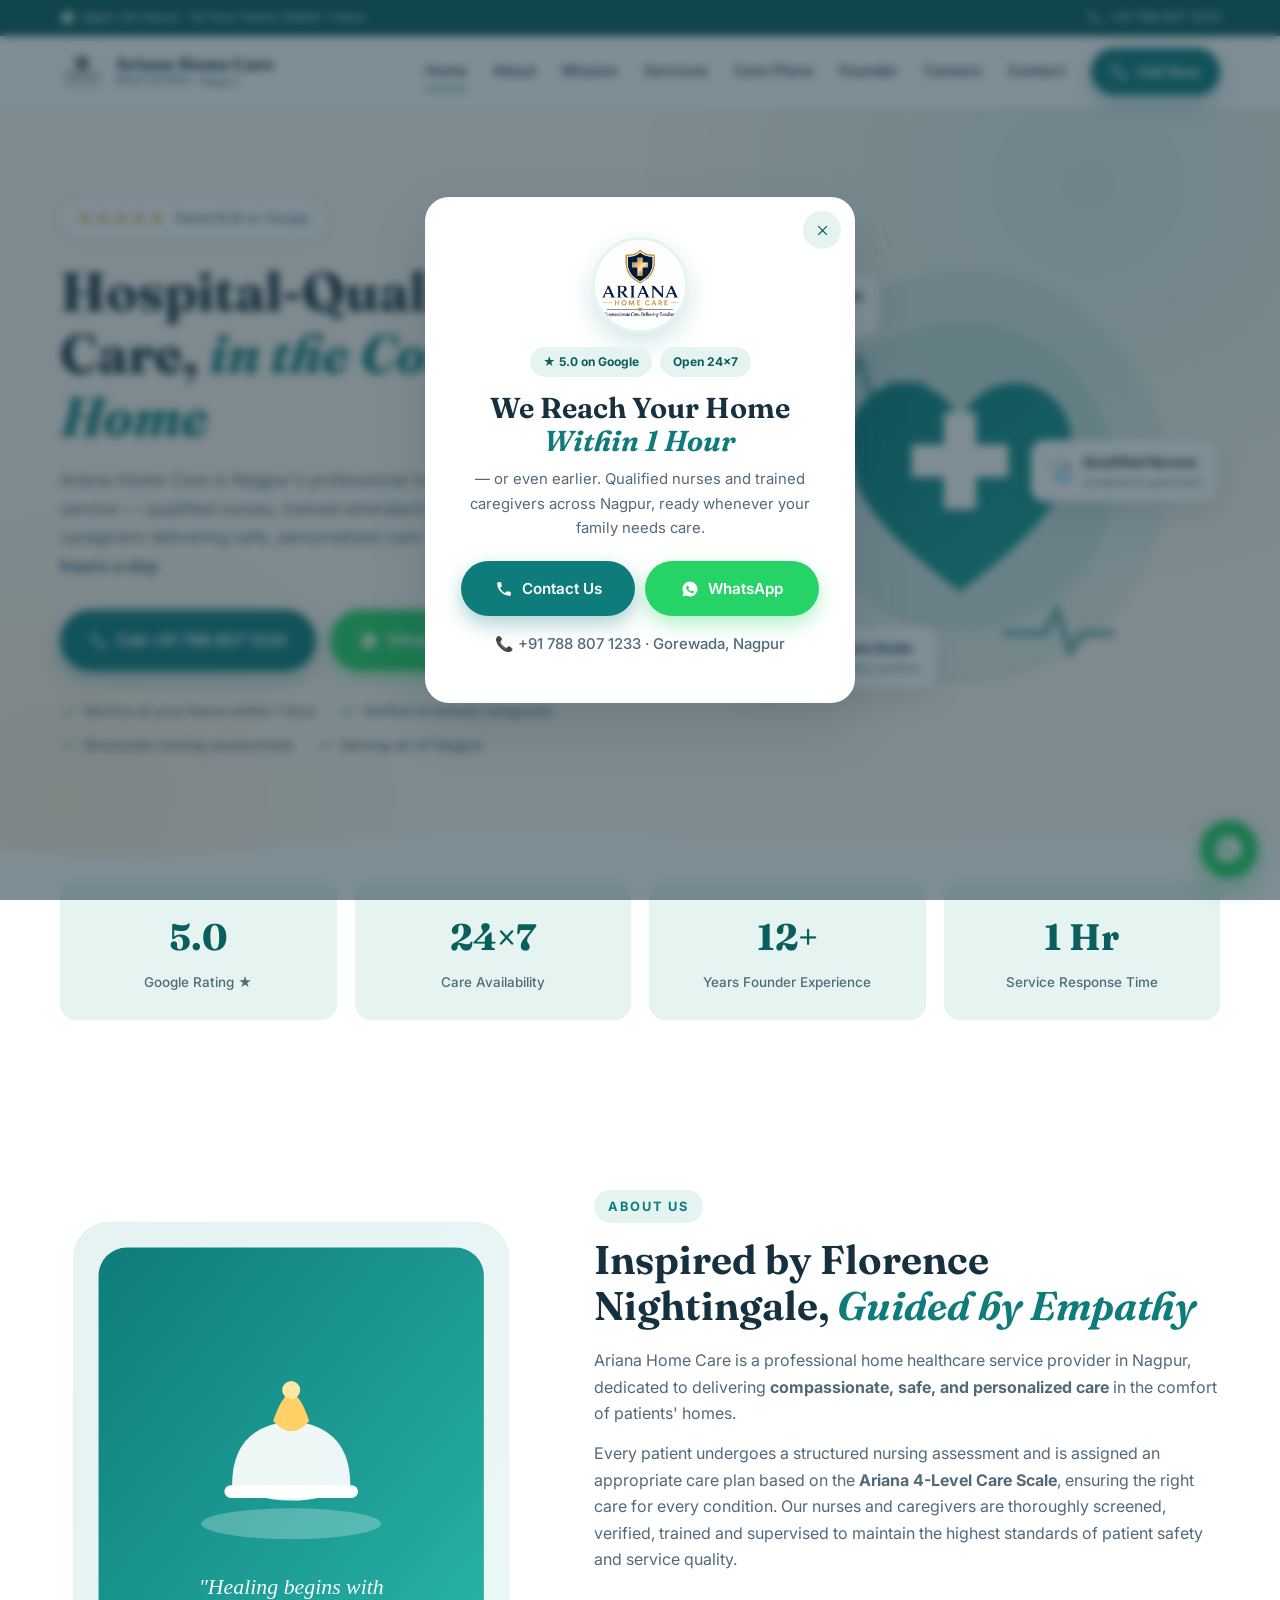
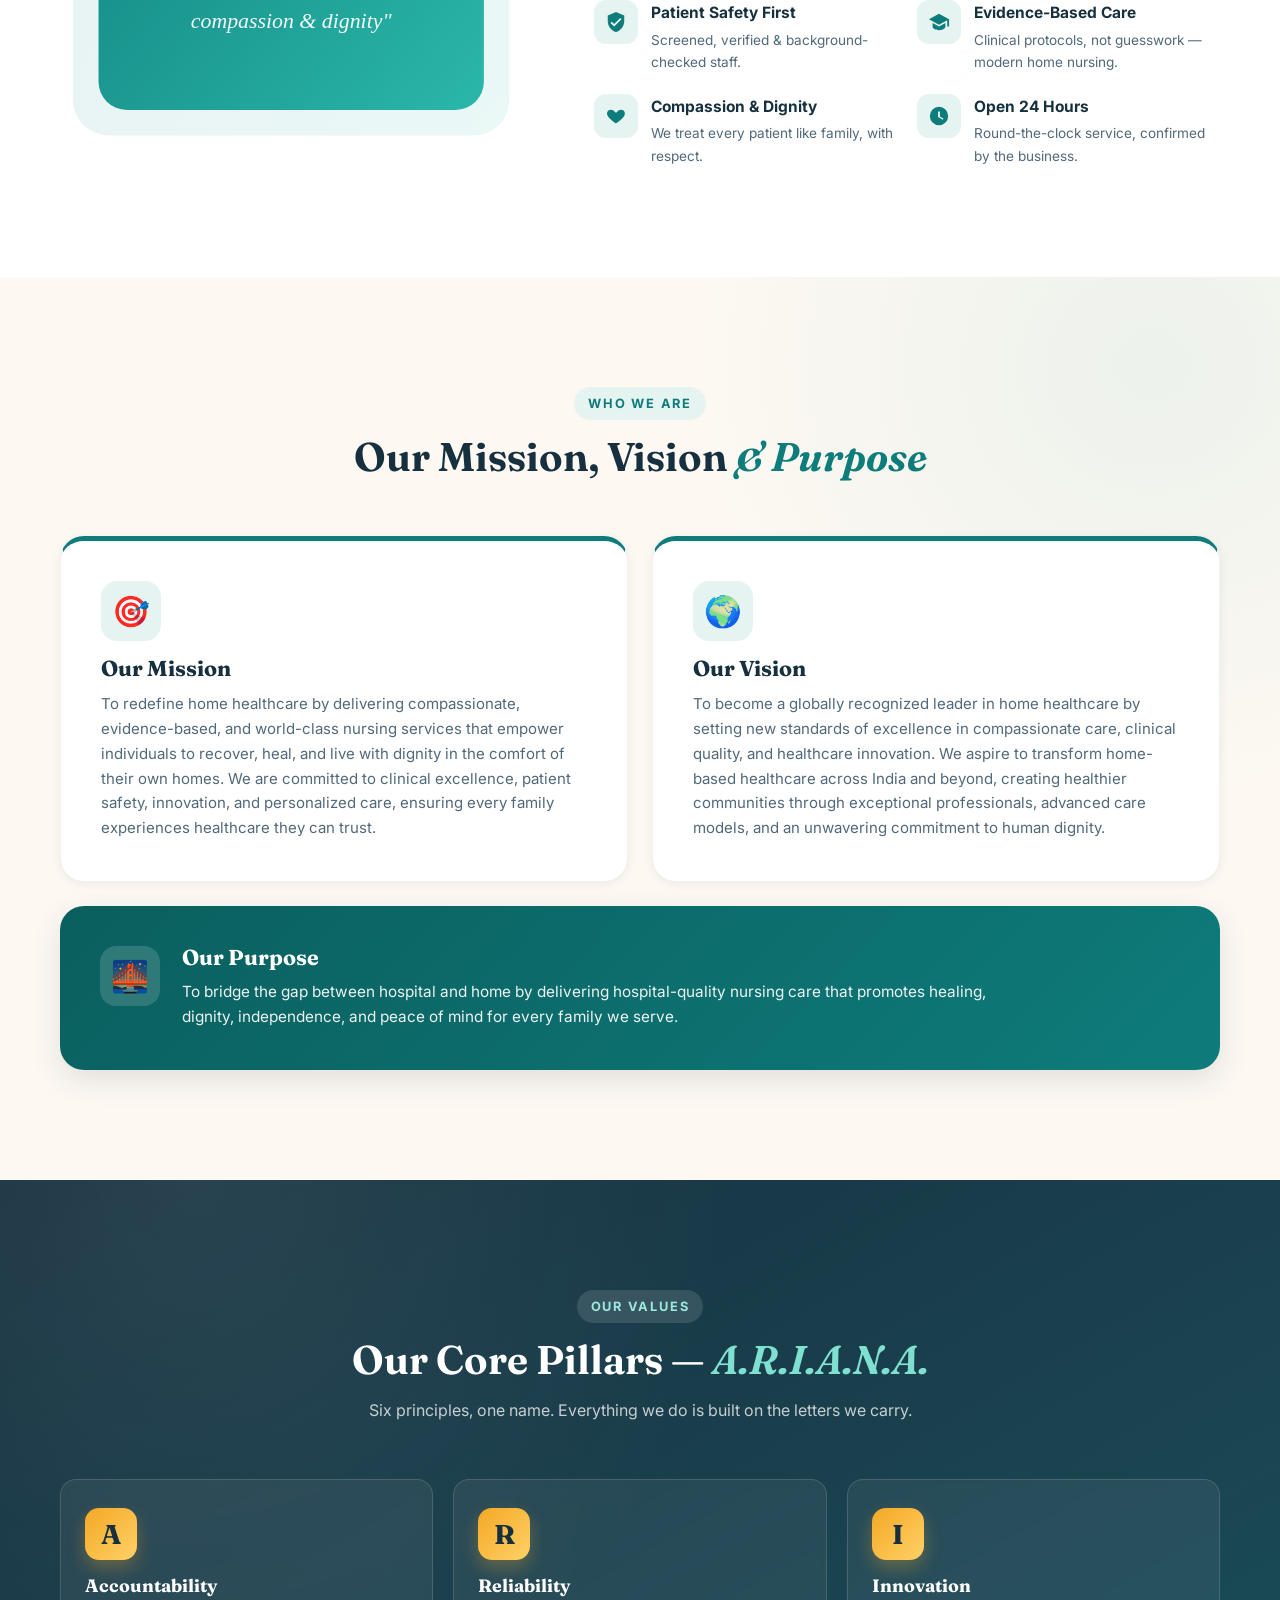
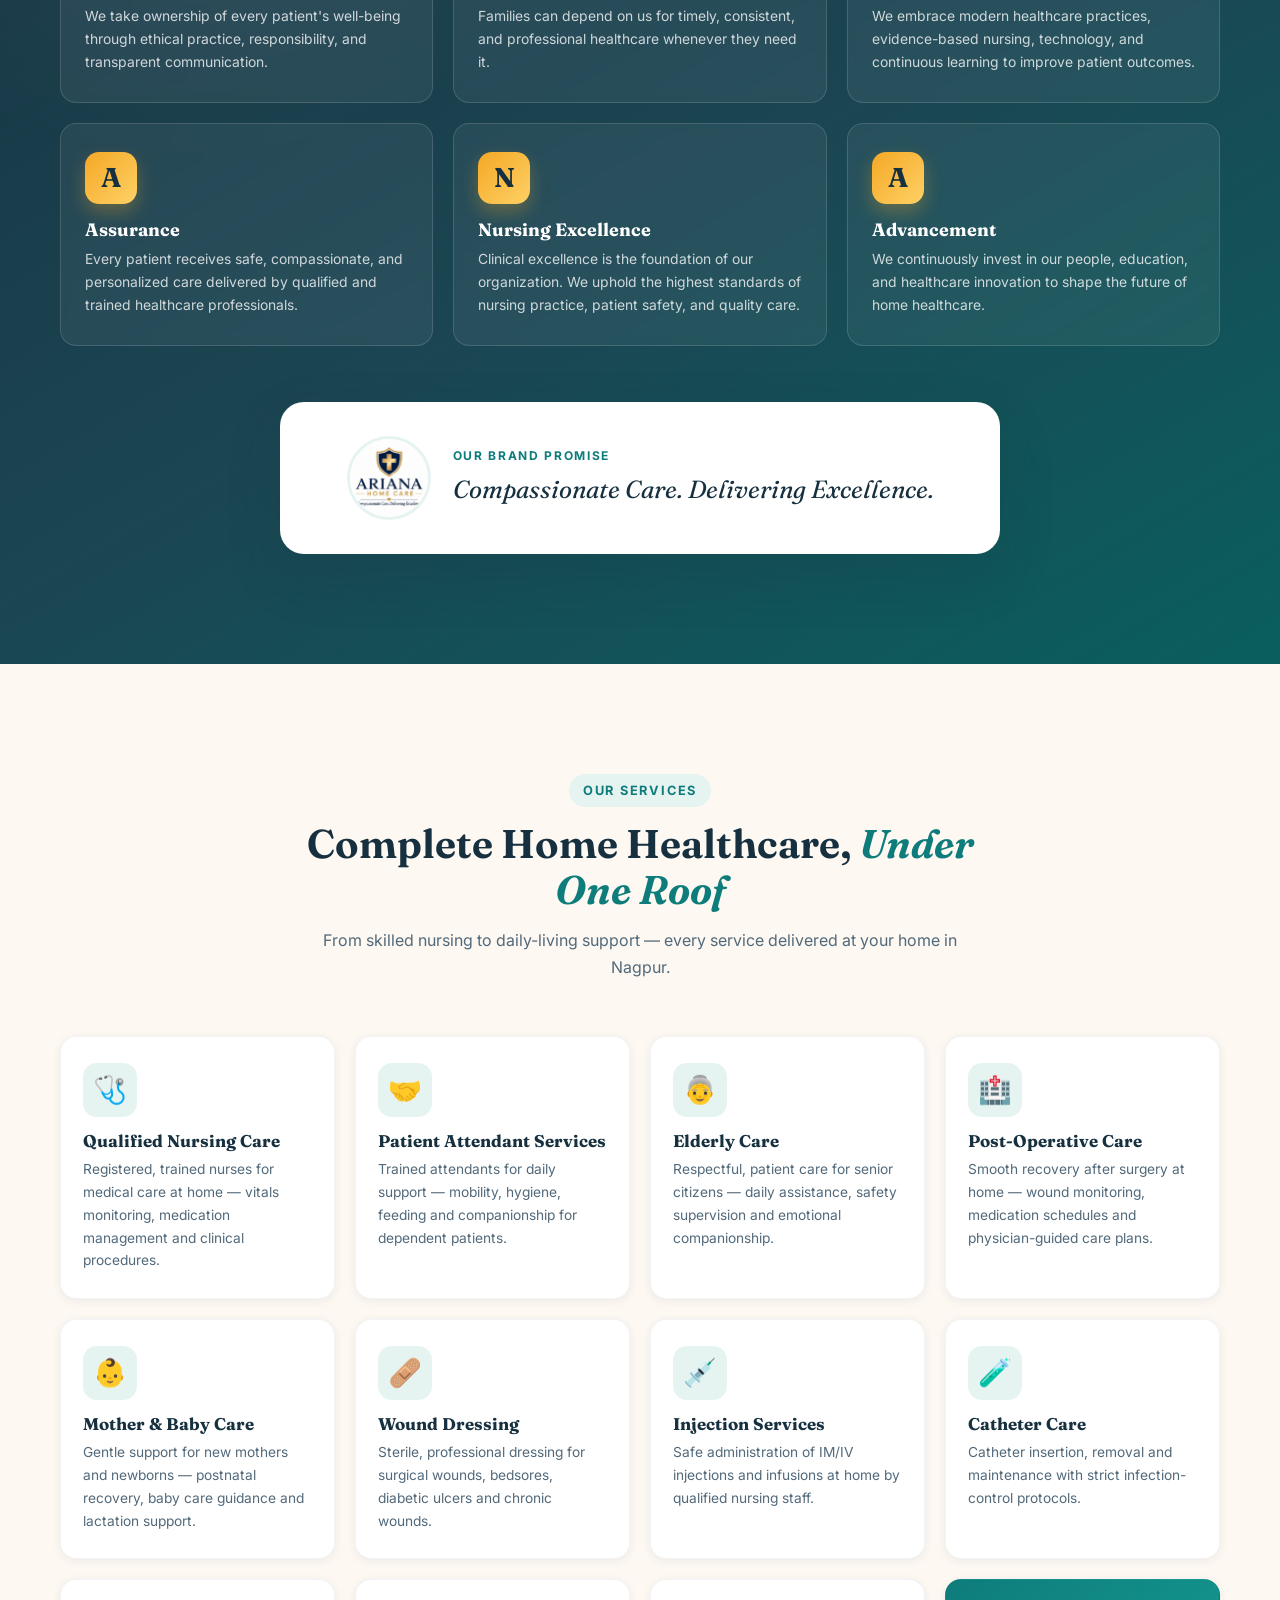
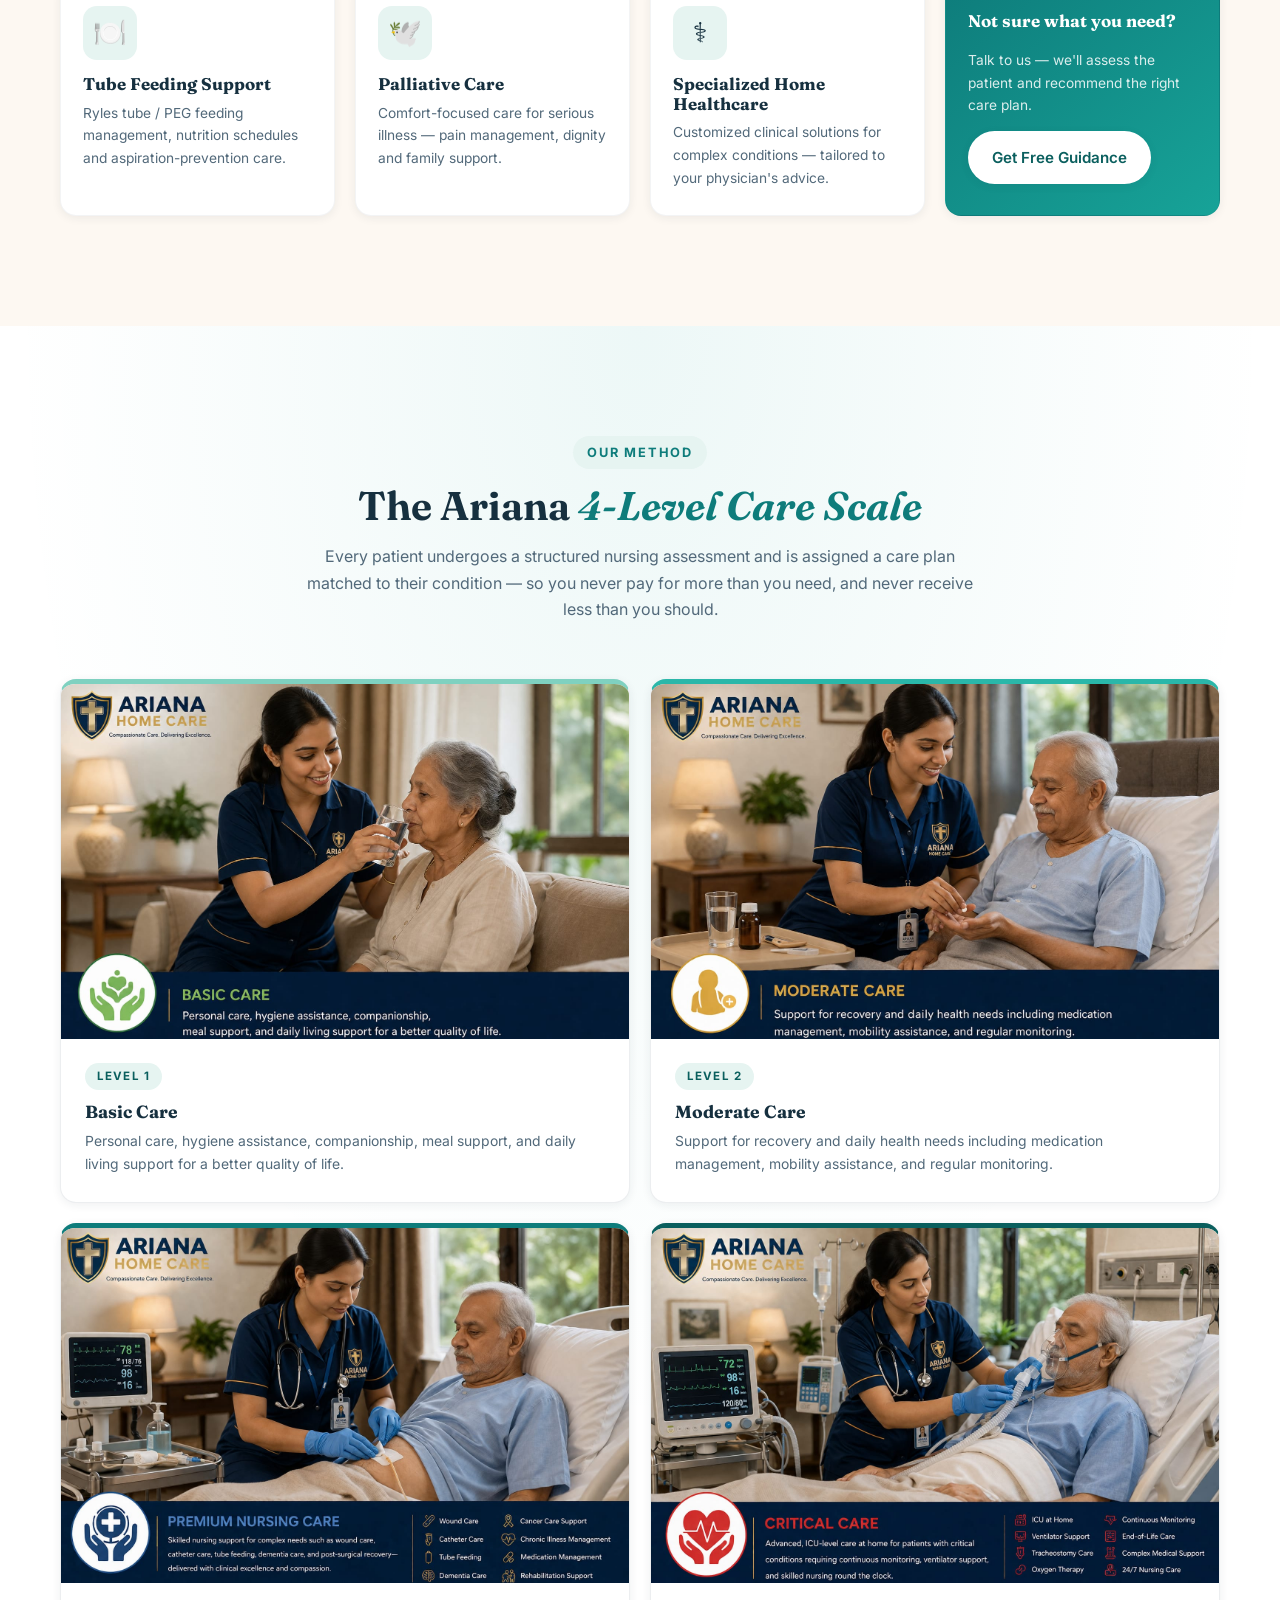
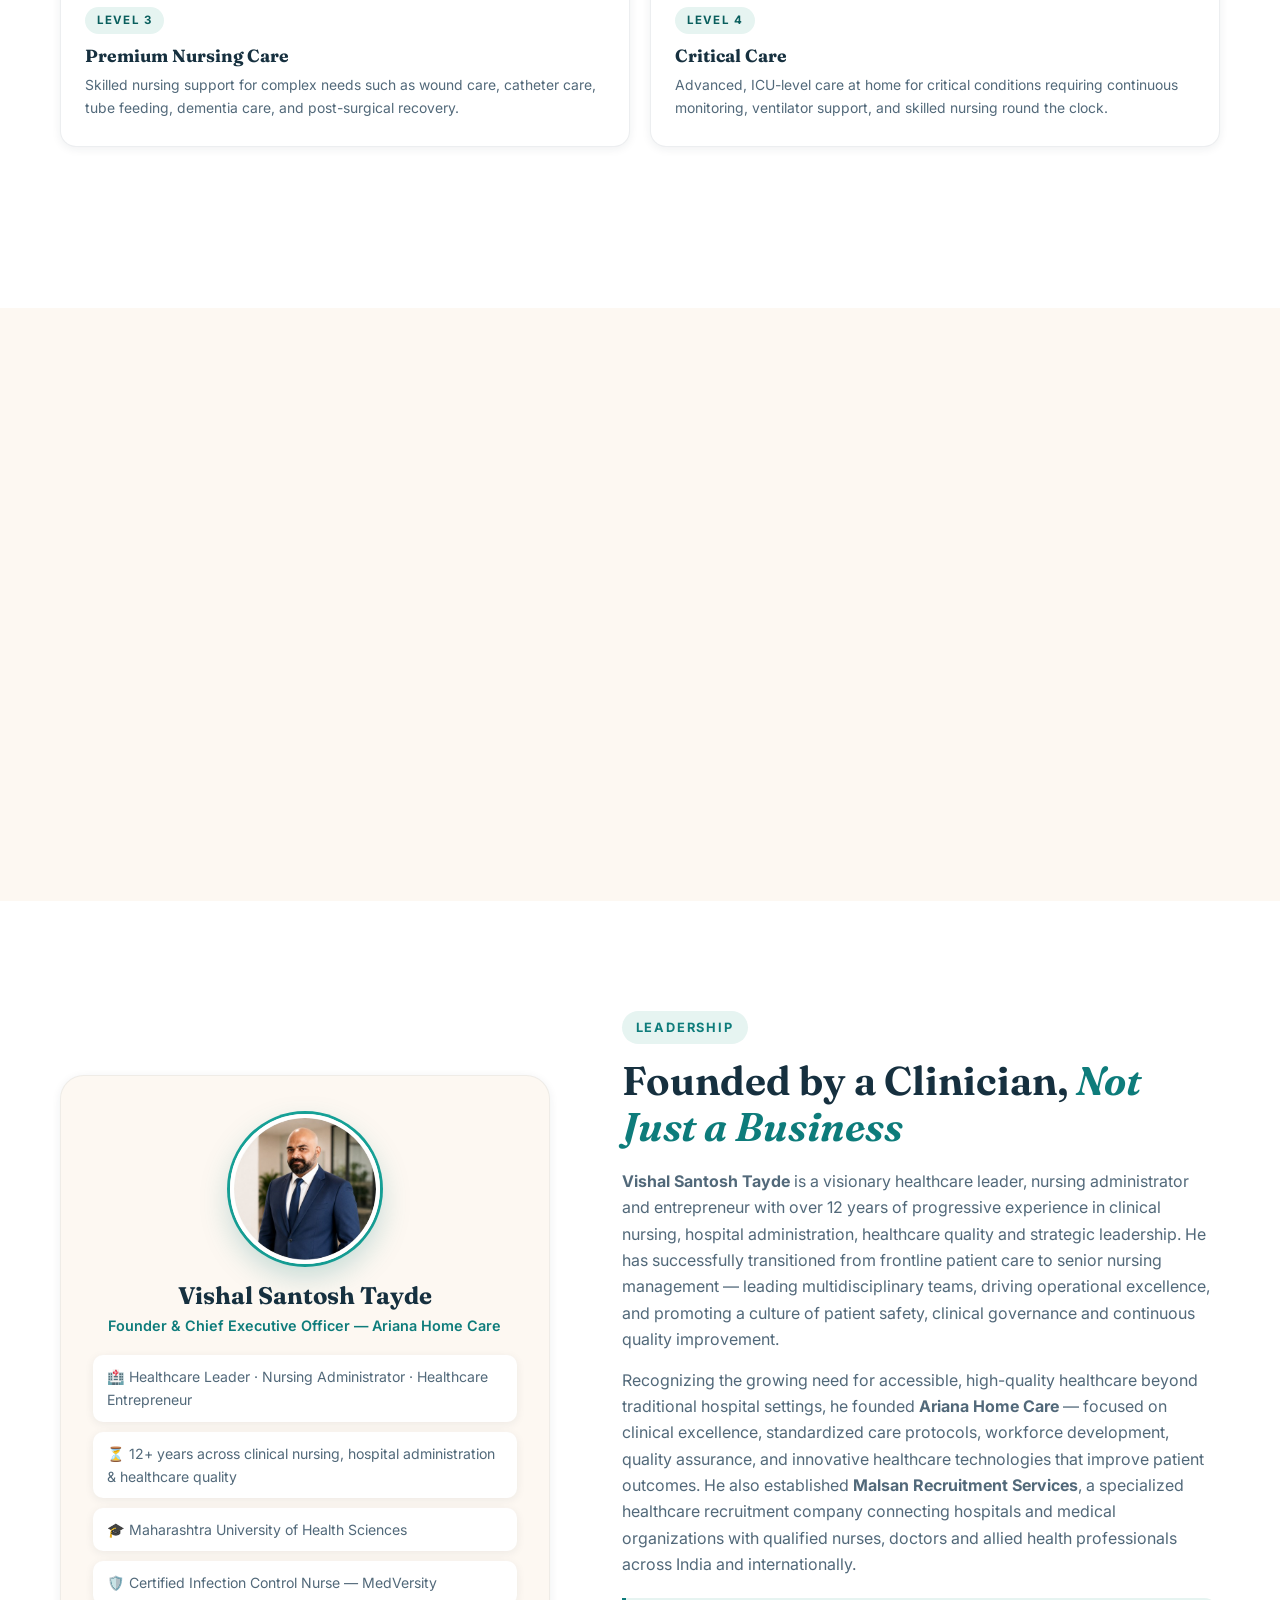
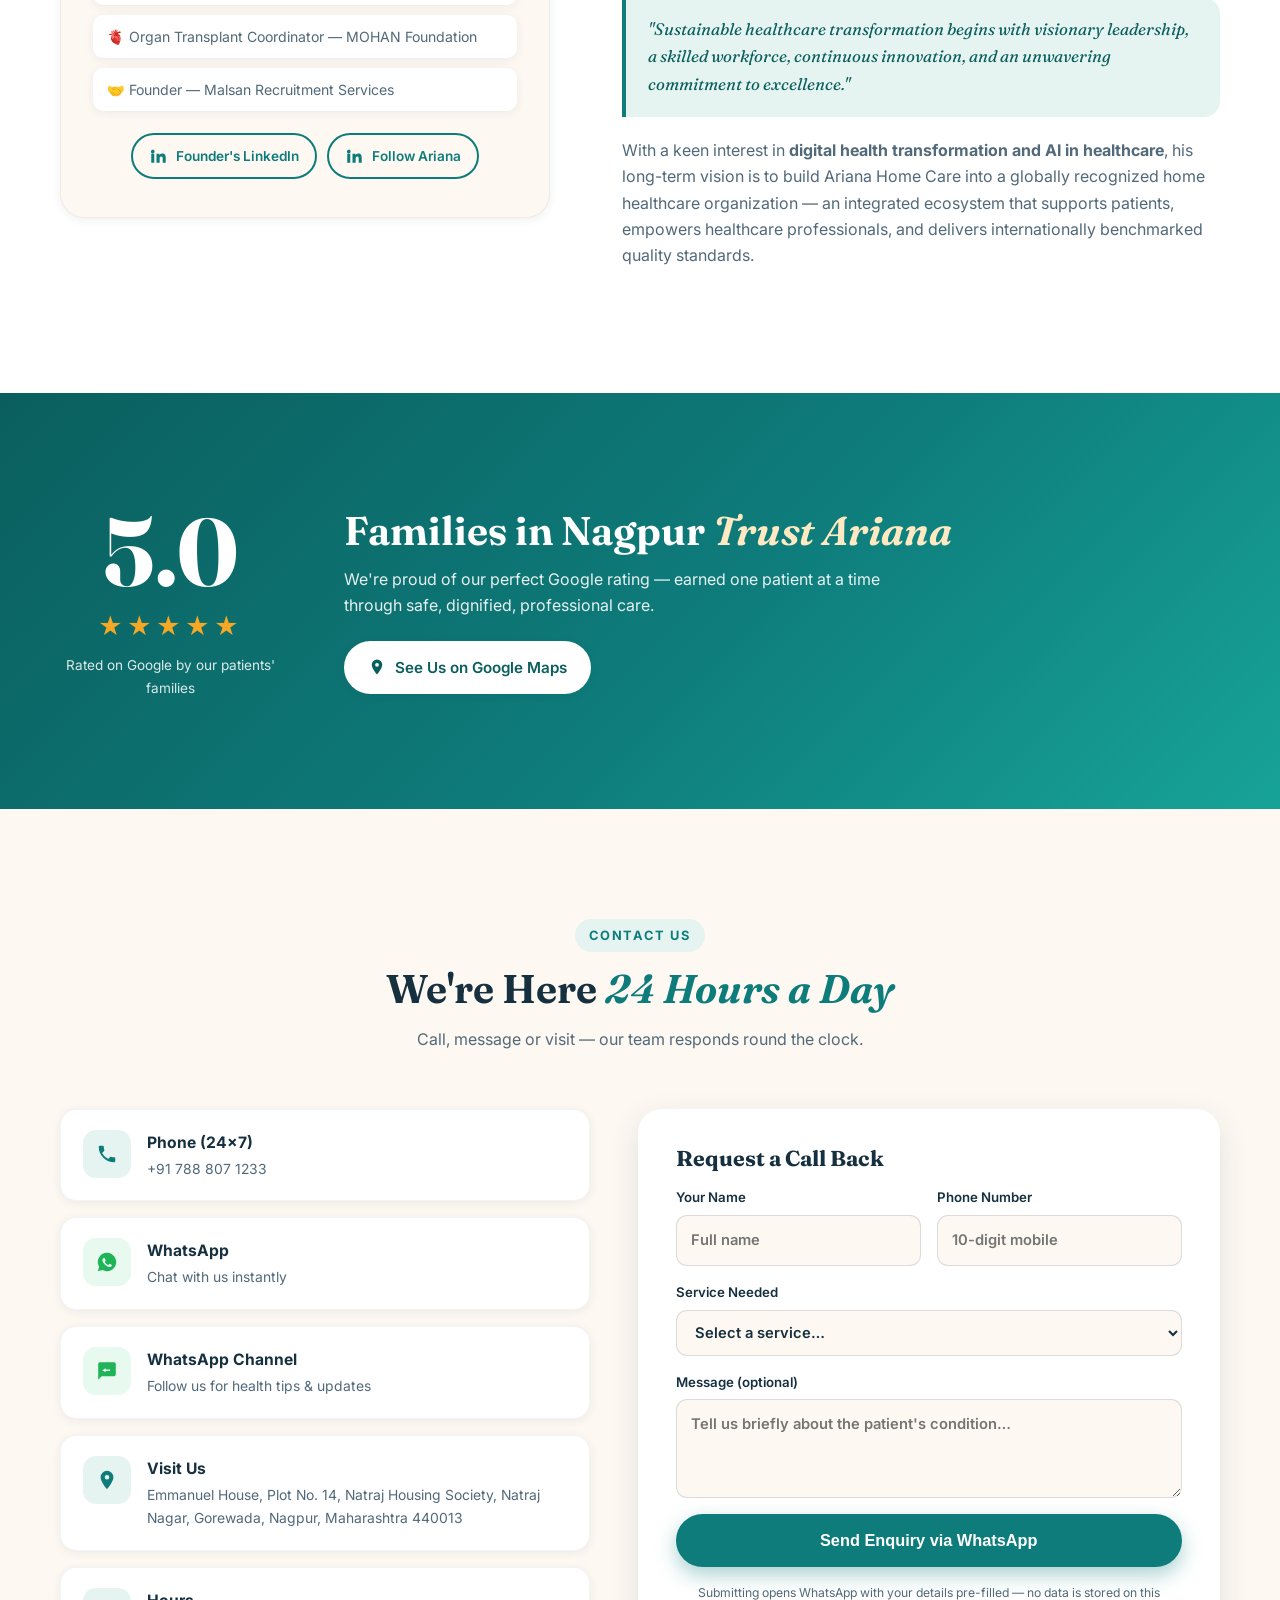
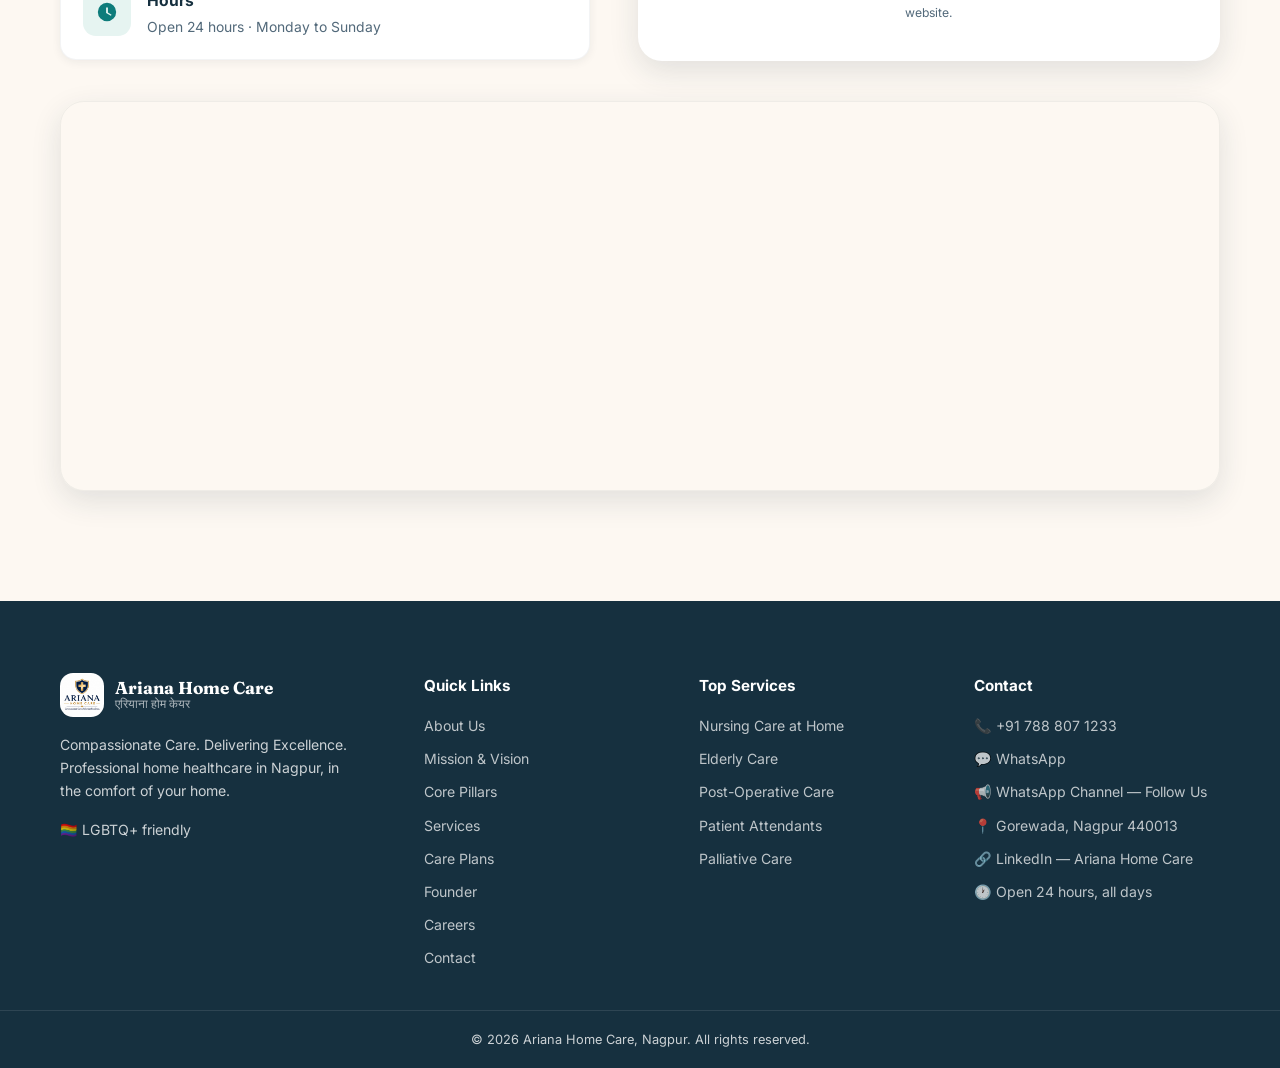
<file: index.html>
<!DOCTYPE html>
<html lang="en">
<head>
  <meta charset="UTF-8">
  <meta name="viewport" content="width=device-width, initial-scale=1.0">
  <title>Ariana Home Care — Professional Home Nursing Services in Nagpur | 24×7</title>
  <meta name="description" content="Ariana Home Care (एरियाना होम केयर) — Nagpur's trusted 5.0-rated home healthcare provider. Qualified nurses, patient attendants, elderly care, post-operative care & palliative care at home. Open 24 hours. Call +91 788 807 1233.">
  <meta name="keywords" content="home nursing Nagpur, home care Nagpur, patient attendant Nagpur, elderly care Nagpur, nursing agency Gorewada, Ariana Home Care">
  <meta property="og:title" content="Ariana Home Care — Professional Home Nursing in Nagpur">
  <meta property="og:description" content="Compassionate, safe and personalized healthcare at home. Rated 5.0 on Google. Open 24 hours.">
  <meta property="og:type" content="website">
  <link rel="preconnect" href="https://fonts.googleapis.com">
  <link rel="preconnect" href="https://fonts.gstatic.com" crossorigin>
  <link href="https://fonts.googleapis.com/css2?family=Fraunces:opsz,wght@9..144,500;9..144,600;9..144,700&family=Inter:wght@400;500;600;700&display=swap" rel="stylesheet">
  <link rel="stylesheet" href="styles.css?v=8">
  <link rel="icon" href="images/logo.jpeg" type="image/jpeg">
  <script type="application/ld+json">
  {
    "@context": "https://schema.org",
    "@type": "MedicalBusiness",
    "name": "Ariana Home Care",
    "alternateName": "एरियाना होम केयर",
    "description": "Professional home healthcare service provider in Nagpur offering qualified nursing care, patient attendants, elderly care, post-operative care, mother & baby care and palliative care at home.",
    "telephone": "+917888071233",
    "address": {
      "@type": "PostalAddress",
      "streetAddress": "Emmanuel House, Plot No. 14, Natraj Housing Society, Natraj Nagar, Gorewada",
      "addressLocality": "Nagpur",
      "addressRegion": "Maharashtra",
      "postalCode": "440013",
      "addressCountry": "IN"
    },
    "geo": { "@type": "GeoCoordinates", "latitude": 21.198145, "longitude": 79.0536364 },
    "openingHours": "Mo-Su 00:00-24:00",
    "sameAs": [
      "https://www.linkedin.com/company/ariana-home-care/",
      "https://whatsapp.com/channel/0029VbDOOifIyPtXwWVArR0a"
    ],
    "slogan": "Compassionate Care. Delivering Excellence.",
    "image": "images/founder.png",
    "aggregateRating": { "@type": "AggregateRating", "ratingValue": "5.0", "bestRating": "5" },
    "founder": { "@type": "Person", "name": "Vishal Santosh Tayde", "jobTitle": "Founder & Chief Executive Officer" }
  }
  </script>
</head>
<body>

  <!-- ======= TOP BAR ======= -->
  <div class="topbar">
    <div class="container topbar-inner">
      <span class="topbar-item">
        <svg viewBox="0 0 24 24"><path d="M12 2a10 10 0 1 0 10 10A10 10 0 0 0 12 2Zm1 10.6 4 2.3-.8 1.3L11 13V7h2Z"/></svg>
        Open 24 Hours · At Your Home Within 1 Hour
      </span>
      <a class="topbar-item" href="tel:+917888071233">
        <svg viewBox="0 0 24 24"><path d="M6.6 10.8a15.6 15.6 0 0 0 6.6 6.6l2.2-2.2a1 1 0 0 1 1-.25 11.4 11.4 0 0 0 3.6.58 1 1 0 0 1 1 1V20a1 1 0 0 1-1 1A17 17 0 0 1 3 4a1 1 0 0 1 1-1h3.5a1 1 0 0 1 1 1 11.4 11.4 0 0 0 .57 3.6 1 1 0 0 1-.25 1Z"/></svg>
        +91 788 807 1233
      </a>
    </div>
  </div>

  <!-- ======= NAVBAR ======= -->
  <header class="navbar" id="navbar">
    <div class="container nav-inner">
      <a href="#home" class="brand">
        <span class="brand-mark">
          <img src="images/logo.jpeg" alt="Ariana Home Care logo">
        </span>
        <span class="brand-text">
          <strong>Ariana Home Care</strong>
          <small>एरियाना होम केयर · Nagpur</small>
        </span>
      </a>
      <nav class="nav-links" id="navLinks">
        <div class="drawer-head">
          <img src="images/logo.jpeg" alt="Ariana Home Care logo">
          <div class="drawer-head-text">
            <strong>Ariana Home Care</strong>
            <small>Nagpur · Open 24×7</small>
          </div>
          <button class="drawer-close" id="drawerClose" aria-label="Close menu">
            <svg viewBox="0 0 24 24"><path d="M18.3 5.7 12 12l6.3 6.3-1.4 1.4L10.6 13.4 4.3 19.7 2.9 18.3 9.2 12 2.9 5.7l1.4-1.4 6.3 6.3 6.3-6.3Z" transform="translate(1.5 0)"/></svg>
          </button>
        </div>
        <a href="#home">Home</a>
        <a href="#about">About</a>
        <a href="#mission">Mission</a>
        <a href="#services">Services</a>
        <a href="#care-scale">Care Plans</a>
        <a href="#founder">Founder</a>
        <a href="careers.html">Careers</a>
        <a href="#contact">Contact</a>
        <a href="tel:+917888071233" class="btn btn-primary nav-cta">
          <svg viewBox="0 0 24 24"><path d="M6.6 10.8a15.6 15.6 0 0 0 6.6 6.6l2.2-2.2a1 1 0 0 1 1-.25 11.4 11.4 0 0 0 3.6.58 1 1 0 0 1 1 1V20a1 1 0 0 1-1 1A17 17 0 0 1 3 4a1 1 0 0 1 1-1h3.5a1 1 0 0 1 1 1 11.4 11.4 0 0 0 .57 3.6 1 1 0 0 1-.25 1Z"/></svg>
          Call Now
        </a>
        <div class="drawer-foot">
          <a href="https://wa.me/917888071233?text=Hello%20Ariana%20Home%20Care%2C%20I%20need%20home%20care%20services." target="_blank" rel="noopener" class="btn btn-whatsapp btn-block">
            <svg viewBox="0 0 24 24"><path d="M12 2a10 10 0 0 0-8.6 15.1L2 22l5.1-1.3A10 10 0 1 0 12 2Zm5.2 14.2c-.2.6-1.2 1.2-1.7 1.2-.4.1-1 .1-1.6-.1a14 14 0 0 1-1.5-.5 11.6 11.6 0 0 1-4.4-3.9 5 5 0 0 1-1-2.7 2.9 2.9 0 0 1 .9-2.2.9.9 0 0 1 .7-.3h.5c.2 0 .4 0 .6.4l.8 2c.1.2.1.4 0 .6l-.4.6-.3.3c-.1.2-.2.3-.1.5a7.6 7.6 0 0 0 1.4 1.8 8.7 8.7 0 0 0 2 1.3c.3.1.4.1.6-.1l.7-.9c.2-.2.4-.3.6-.2l1.8.9c.3.1.5.2.5.3a2.3 2.3 0 0 1-.1 1Z"/></svg>
            WhatsApp Us
          </a>
          <p class="drawer-note">⚡ We reach your home within 1 hour</p>
        </div>
      </nav>
      <button class="hamburger" id="hamburger" aria-label="Toggle menu" aria-expanded="false">
        <span></span><span></span><span></span>
      </button>
    </div>
    <div class="nav-backdrop" id="navBackdrop"></div>
  </header>

  <!-- ======= HERO ======= -->
  <section class="hero" id="home">
    <div class="container hero-inner">
      <div class="hero-content reveal">
        <div class="rating-pill">
          <span class="stars">★★★★★</span>
          <span>Rated <strong>5.0</strong> on Google</span>
        </div>
        <h1>Hospital-Quality Care, <em>in the Comfort of Home</em></h1>
        <p class="hero-sub">
          Ariana Home Care is Nagpur's professional home healthcare service — qualified nurses,
          trained attendants and compassionate caregivers delivering safe, personalized care at
          your doorstep, <strong>24 hours a day</strong>.
        </p>
        <div class="hero-actions">
          <a href="tel:+917888071233" class="btn btn-primary btn-lg">
            <svg viewBox="0 0 24 24"><path d="M6.6 10.8a15.6 15.6 0 0 0 6.6 6.6l2.2-2.2a1 1 0 0 1 1-.25 11.4 11.4 0 0 0 3.6.58 1 1 0 0 1 1 1V20a1 1 0 0 1-1 1A17 17 0 0 1 3 4a1 1 0 0 1 1-1h3.5a1 1 0 0 1 1 1 11.4 11.4 0 0 0 .57 3.6 1 1 0 0 1-.25 1Z"/></svg>
            Call +91 788 807 1233
          </a>
          <a href="https://wa.me/917888071233?text=Hello%20Ariana%20Home%20Care%2C%20I%20need%20home%20care%20services." target="_blank" rel="noopener" class="btn btn-whatsapp btn-lg">
            <svg viewBox="0 0 24 24"><path d="M12 2a10 10 0 0 0-8.6 15.1L2 22l5.1-1.3A10 10 0 1 0 12 2Zm5.2 14.2c-.2.6-1.2 1.2-1.7 1.2-.4.1-1 .1-1.6-.1a14 14 0 0 1-1.5-.5 11.6 11.6 0 0 1-4.4-3.9 5 5 0 0 1-1-2.7 2.9 2.9 0 0 1 .9-2.2.9.9 0 0 1 .7-.3h.5c.2 0 .4 0 .6.4l.8 2c.1.2.1.4 0 .6l-.4.6-.3.3c-.1.2-.2.3-.1.5a7.6 7.6 0 0 0 1.4 1.8 8.7 8.7 0 0 0 2 1.3c.3.1.4.1.6-.1l.7-.9c.2-.2.4-.3.6-.2l1.8.9c.3.1.5.2.5.3a2.3 2.3 0 0 1-.1 1Z"/></svg>
            WhatsApp Us
          </a>
        </div>
        <ul class="hero-trust">
          <li><svg viewBox="0 0 24 24"><path d="m9.5 16.4-4-4L4 13.9l5.5 5.5L21 7.9l-1.5-1.4Z"/></svg> Service at your home within 1 hour</li>
          <li><svg viewBox="0 0 24 24"><path d="m9.5 16.4-4-4L4 13.9l5.5 5.5L21 7.9l-1.5-1.4Z"/></svg> Verified &amp; trained caregivers</li>
          <li><svg viewBox="0 0 24 24"><path d="m9.5 16.4-4-4L4 13.9l5.5 5.5L21 7.9l-1.5-1.4Z"/></svg> Structured nursing assessment</li>
          <li><svg viewBox="0 0 24 24"><path d="m9.5 16.4-4-4L4 13.9l5.5 5.5L21 7.9l-1.5-1.4Z"/></svg> Serving all of Nagpur</li>
        </ul>
      </div>

      <div class="hero-visual reveal">
        <div class="hero-card-stack">
          <div class="hero-illustration" aria-hidden="true">
            <svg viewBox="0 0 400 400">
              <defs>
                <linearGradient id="hg1" x1="0" y1="0" x2="1" y2="1">
                  <stop offset="0" stop-color="#0e7c7b"/><stop offset="1" stop-color="#17a398"/>
                </linearGradient>
              </defs>
              <circle cx="200" cy="200" r="180" fill="url(#hg1)" opacity="0.09"/>
              <circle cx="200" cy="200" r="135" fill="url(#hg1)" opacity="0.12"/>
              <path d="M200 300 C155 265 105 226 105 180 A48 48 0 0 1 200 155 A48 48 0 0 1 295 180 C295 226 245 265 200 300Z" fill="url(#hg1)"/>
              <path d="M186 190h28v28h28v28h-28v28h-28v-28h-28v-28h28Z" fill="#fff" transform="translate(0,-46)"/>
              <g stroke="#0e7c7b" stroke-width="6" fill="none" stroke-linecap="round">
                <path d="M60 120 h40 l12 -24 14 44 12 -20 h30" opacity="0.55"/>
                <path d="M240 336 h34 l10 -20 12 36 10 -16 h26" opacity="0.55"/>
              </g>
            </svg>
          </div>
          <div class="float-card fc-1">
            <span class="fc-icon">🕐</span>
            <div><strong>24×7 Available</strong><small>Day &amp; night shifts</small></div>
          </div>
          <div class="float-card fc-2">
            <span class="fc-icon">🩺</span>
            <div><strong>Qualified Nurses</strong><small>Screened &amp; supervised</small></div>
          </div>
          <div class="float-card fc-3">
            <span class="fc-icon">❤️</span>
            <div><strong>4-Level Care Scale</strong><small>Right care, every condition</small></div>
          </div>
        </div>
      </div>
    </div>
    <div class="hero-wave" aria-hidden="true">
      <svg viewBox="0 0 1440 90" preserveAspectRatio="none"><path d="M0,60 C240,100 480,10 720,40 C960,70 1200,20 1440,55 L1440,90 L0,90 Z" fill="#ffffff"/></svg>
    </div>
  </section>

  <!-- ======= STATS STRIP ======= -->
  <section class="stats">
    <div class="container stats-grid">
      <div class="stat reveal"><strong data-count="5.0">5.0</strong><span>Google Rating ★</span></div>
      <div class="stat reveal"><strong>24×7</strong><span>Care Availability</span></div>
      <div class="stat reveal"><strong data-count="12" data-suffix="+">12+</strong><span>Years Founder Experience</span></div>
      <div class="stat reveal"><strong>1 Hr</strong><span>Service Response Time</span></div>
    </div>
  </section>

  <!-- ======= ABOUT ======= -->
  <section class="section about" id="about">
    <div class="container about-grid">
      <div class="about-visual reveal">
        <div class="about-frame">
          <svg viewBox="0 0 360 420" aria-hidden="true">
            <defs>
              <linearGradient id="ag1" x1="0" y1="0" x2="1" y2="1">
                <stop offset="0" stop-color="#0e7c7b"/><stop offset="1" stop-color="#2ab7a9"/>
              </linearGradient>
            </defs>
            <rect x="10" y="10" width="340" height="400" rx="28" fill="url(#ag1)" opacity="0.1"/>
            <rect x="30" y="30" width="300" height="360" rx="22" fill="url(#ag1)"/>
            <!-- lamp of Florence Nightingale -->
            <g transform="translate(180 175)">
              <ellipse cx="0" cy="70" rx="70" ry="12" fill="#ffffff" opacity="0.25"/>
              <path d="M-46 40 Q-46 -6 0 -10 Q46 -6 46 40 Q26 52 0 52 Q-26 52 -46 40Z" fill="#fff" opacity="0.92"/>
              <path d="M-14 -10 Q0 -52 14 -10 Q7 -2 0 -2 Q-7 -2 -14 -10Z" fill="#ffd166"/>
              <circle cx="0" cy="-34" r="7" fill="#ffe8a3"/>
              <rect x="-52" y="40" width="104" height="10" rx="5" fill="#fff"/>
            </g>
            <text x="180" y="300" text-anchor="middle" fill="#ffffff" font-size="17" font-family="Georgia, serif" font-style="italic" opacity="0.95">"Healing begins with</text>
            <text x="180" y="326" text-anchor="middle" fill="#ffffff" font-size="17" font-family="Georgia, serif" font-style="italic" opacity="0.95">compassion &amp; dignity"</text>
          </svg>
        </div>
      </div>
      <div class="about-content reveal">
        <span class="eyebrow">About Us</span>
        <h2>Inspired by Florence Nightingale, <em>Guided by Empathy</em></h2>
        <p>
          Ariana Home Care is a professional home healthcare service provider in Nagpur, dedicated
          to delivering <strong>compassionate, safe, and personalized care</strong> in the comfort of
          patients' homes.
        </p>
        <p>
          Every patient undergoes a structured nursing assessment and is assigned an appropriate
          care plan based on the <strong>Ariana 4-Level Care Scale</strong>, ensuring the right care
          for every condition. Our nurses and caregivers are thoroughly screened, verified, trained
          and supervised to maintain the highest standards of patient safety and service quality.
        </p>
        <div class="about-points">
          <div class="point">
            <span class="point-icon">
              <svg viewBox="0 0 24 24"><path d="M12 1 3 5v6c0 5.5 3.8 10.7 9 12 5.2-1.3 9-6.5 9-12V5Zm-2 16-4-4 1.4-1.4L10 14.2l6.6-6.6L18 9Z"/></svg>
            </span>
            <div><h4>Patient Safety First</h4><p>Screened, verified &amp; background-checked staff.</p></div>
          </div>
          <div class="point">
            <span class="point-icon">
              <svg viewBox="0 0 24 24"><path d="M12 3 1 9l11 6 9-4.9V17h2V9ZM5 13.2V17c0 2.2 3.1 4 7 4s7-1.8 7-4v-3.8l-7 3.8Z"/></svg>
            </span>
            <div><h4>Evidence-Based Care</h4><p>Clinical protocols, not guesswork — modern home nursing.</p></div>
          </div>
          <div class="point">
            <span class="point-icon">
              <svg viewBox="0 0 24 24"><path d="M12 21s-7.5-4.9-10-9.5C.4 8 2.4 4.5 6 4.5c2 0 3.5 1 4.5 2.5.4.6.6 1 1.5 1s1.1-.4 1.5-1c1-1.5 2.5-2.5 4.5-2.5 3.6 0 5.6 3.5 4 7-2.5 4.6-10 9.5-10 9.5Z" transform="scale(0.92) translate(1,1)"/></svg>
            </span>
            <div><h4>Compassion &amp; Dignity</h4><p>We treat every patient like family, with respect.</p></div>
          </div>
          <div class="point">
            <span class="point-icon">
              <svg viewBox="0 0 24 24"><path d="M12 2a10 10 0 1 0 10 10A10 10 0 0 0 12 2Zm1 10.6 4 2.3-.8 1.3L11 13V7h2Z"/></svg>
            </span>
            <div><h4>Open 24 Hours</h4><p>Round-the-clock service, confirmed by the business.</p></div>
          </div>
        </div>
      </div>
    </div>
  </section>

  <!-- ======= MISSION / VISION / PURPOSE ======= -->
  <section class="section mission" id="mission">
    <div class="container">
      <div class="section-head reveal">
        <span class="eyebrow">Who We Are</span>
        <h2>Our Mission, Vision <em>&amp; Purpose</em></h2>
      </div>
      <div class="mv-grid">
        <article class="mv-card reveal">
          <span class="mv-icon">🎯</span>
          <h3>Our Mission</h3>
          <p>
            To redefine home healthcare by delivering compassionate, evidence-based, and world-class
            nursing services that empower individuals to recover, heal, and live with dignity in the
            comfort of their own homes. We are committed to clinical excellence, patient safety,
            innovation, and personalized care, ensuring every family experiences healthcare they can trust.
          </p>
        </article>
        <article class="mv-card reveal">
          <span class="mv-icon">🌍</span>
          <h3>Our Vision</h3>
          <p>
            To become a globally recognized leader in home healthcare by setting new standards of
            excellence in compassionate care, clinical quality, and healthcare innovation. We aspire
            to transform home-based healthcare across India and beyond, creating healthier communities
            through exceptional professionals, advanced care models, and an unwavering commitment to
            human dignity.
          </p>
        </article>
      </div>
      <article class="purpose-card reveal">
        <span class="mv-icon">🌉</span>
        <div>
          <h3>Our Purpose</h3>
          <p>
            To bridge the gap between hospital and home by delivering hospital-quality nursing care
            that promotes healing, dignity, independence, and peace of mind for every family we serve.
          </p>
        </div>
      </article>
    </div>
  </section>

  <!-- ======= CORE PILLARS ======= -->
  <section class="section pillars" id="pillars">
    <div class="container">
      <div class="section-head section-head-light reveal">
        <span class="eyebrow eyebrow-light">Our Values</span>
        <h2>Our Core Pillars — <em>A.R.I.A.N.A.</em></h2>
        <p>Six principles, one name. Everything we do is built on the letters we carry.</p>
      </div>
      <div class="pillars-grid">
        <article class="pillar-card reveal">
          <span class="pillar-letter">A</span>
          <h3>Accountability</h3>
          <p>We take ownership of every patient's well-being through ethical practice, responsibility, and transparent communication.</p>
        </article>
        <article class="pillar-card reveal">
          <span class="pillar-letter">R</span>
          <h3>Reliability</h3>
          <p>Families can depend on us for timely, consistent, and professional healthcare whenever they need it.</p>
        </article>
        <article class="pillar-card reveal">
          <span class="pillar-letter">I</span>
          <h3>Innovation</h3>
          <p>We embrace modern healthcare practices, evidence-based nursing, technology, and continuous learning to improve patient outcomes.</p>
        </article>
        <article class="pillar-card reveal">
          <span class="pillar-letter">A</span>
          <h3>Assurance</h3>
          <p>Every patient receives safe, compassionate, and personalized care delivered by qualified and trained healthcare professionals.</p>
        </article>
        <article class="pillar-card reveal">
          <span class="pillar-letter">N</span>
          <h3>Nursing Excellence</h3>
          <p>Clinical excellence is the foundation of our organization. We uphold the highest standards of nursing practice, patient safety, and quality care.</p>
        </article>
        <article class="pillar-card reveal">
          <span class="pillar-letter">A</span>
          <h3>Advancement</h3>
          <p>We continuously invest in our people, education, and healthcare innovation to shape the future of home healthcare.</p>
        </article>
      </div>
      <div class="brand-promise reveal">
        <img src="images/logo.jpeg" alt="Ariana Home Care logo">
        <div>
          <span class="promise-label">Our Brand Promise</span>
          <p class="promise-line">Compassionate Care. Delivering Excellence.</p>
        </div>
      </div>
    </div>
  </section>

  <!-- ======= SERVICES ======= -->
  <section class="section services" id="services">
    <div class="container">
      <div class="section-head reveal">
        <span class="eyebrow">Our Services</span>
        <h2>Complete Home Healthcare, <em>Under One Roof</em></h2>
        <p>From skilled nursing to daily-living support — every service delivered at your home in Nagpur.</p>
      </div>
      <div class="services-grid">
        <article class="service-card reveal">
          <span class="service-icon">🩺</span>
          <h3>Qualified Nursing Care</h3>
          <p>Registered, trained nurses for medical care at home — vitals monitoring, medication management and clinical procedures.</p>
        </article>
        <article class="service-card reveal">
          <span class="service-icon">🤝</span>
          <h3>Patient Attendant Services</h3>
          <p>Trained attendants for daily support — mobility, hygiene, feeding and companionship for dependent patients.</p>
        </article>
        <article class="service-card reveal">
          <span class="service-icon">👵</span>
          <h3>Elderly Care</h3>
          <p>Respectful, patient care for senior citizens — daily assistance, safety supervision and emotional companionship.</p>
        </article>
        <article class="service-card reveal">
          <span class="service-icon">🏥</span>
          <h3>Post-Operative Care</h3>
          <p>Smooth recovery after surgery at home — wound monitoring, medication schedules and physician-guided care plans.</p>
        </article>
        <article class="service-card reveal">
          <span class="service-icon">👶</span>
          <h3>Mother &amp; Baby Care</h3>
          <p>Gentle support for new mothers and newborns — postnatal recovery, baby care guidance and lactation support.</p>
        </article>
        <article class="service-card reveal">
          <span class="service-icon">🩹</span>
          <h3>Wound Dressing</h3>
          <p>Sterile, professional dressing for surgical wounds, bedsores, diabetic ulcers and chronic wounds.</p>
        </article>
        <article class="service-card reveal">
          <span class="service-icon">💉</span>
          <h3>Injection Services</h3>
          <p>Safe administration of IM/IV injections and infusions at home by qualified nursing staff.</p>
        </article>
        <article class="service-card reveal">
          <span class="service-icon">🧪</span>
          <h3>Catheter Care</h3>
          <p>Catheter insertion, removal and maintenance with strict infection-control protocols.</p>
        </article>
        <article class="service-card reveal">
          <span class="service-icon">🍽️</span>
          <h3>Tube Feeding Support</h3>
          <p>Ryles tube / PEG feeding management, nutrition schedules and aspiration-prevention care.</p>
        </article>
        <article class="service-card reveal">
          <span class="service-icon">🕊️</span>
          <h3>Palliative Care</h3>
          <p>Comfort-focused care for serious illness — pain management, dignity and family support.</p>
        </article>
        <article class="service-card reveal">
          <span class="service-icon">⚕️</span>
          <h3>Specialized Home Healthcare</h3>
          <p>Customized clinical solutions for complex conditions — tailored to your physician's advice.</p>
        </article>
        <article class="service-card service-card-cta reveal">
          <h3>Not sure what you need?</h3>
          <p>Talk to us — we'll assess the patient and recommend the right care plan.</p>
          <a href="tel:+917888071233" class="btn btn-light">Get Free Guidance</a>
        </article>
      </div>
    </div>
  </section>

  <!-- ======= CARE SCALE ======= -->
  <section class="section care-scale" id="care-scale">
    <div class="container">
      <div class="section-head reveal">
        <span class="eyebrow">Our Method</span>
        <h2>The Ariana <em>4-Level Care Scale</em></h2>
        <p>Every patient undergoes a structured nursing assessment and is assigned a care plan matched to their condition — so you never pay for more than you need, and never receive less than you should.</p>
      </div>
      <div class="scale-grid">
        <div class="scale-card level-1 reveal">
          <img class="scale-img" src="plans/1.jpeg" alt="Basic Care — caregiver helping an elderly woman at home" loading="lazy">
          <div class="scale-body">
            <span class="level-badge">Level 1</span>
            <h3>Basic Care</h3>
            <p>Personal care, hygiene assistance, companionship, meal support, and daily living support for a better quality of life.</p>
          </div>
        </div>
        <div class="scale-card level-2 reveal">
          <img class="scale-img" src="plans/2.jpeg" alt="Moderate Care — nurse assisting a patient with medication" loading="lazy">
          <div class="scale-body">
            <span class="level-badge">Level 2</span>
            <h3>Moderate Care</h3>
            <p>Support for recovery and daily health needs including medication management, mobility assistance, and regular monitoring.</p>
          </div>
        </div>
        <div class="scale-card level-3 reveal">
          <img class="scale-img" src="plans/3.jpeg" alt="Premium Nursing Care — nurse performing wound care at home" loading="lazy">
          <div class="scale-body">
            <span class="level-badge">Level 3</span>
            <h3>Premium Nursing Care</h3>
            <p>Skilled nursing support for complex needs such as wound care, catheter care, tube feeding, dementia care, and post-surgical recovery.</p>
          </div>
        </div>
        <div class="scale-card level-4 reveal">
          <img class="scale-img" src="plans/4.jpeg" alt="Critical Care — ICU-level care with ventilator support at home" loading="lazy">
          <div class="scale-body">
            <span class="level-badge">Level 4</span>
            <h3>Critical Care</h3>
            <p>Advanced, ICU-level care at home for critical conditions requiring continuous monitoring, ventilator support, and skilled nursing round the clock.</p>
          </div>
        </div>
      </div>
      <p class="scale-note reveal">The exact level is decided after a structured nursing assessment by our clinical team.</p>
    </div>
  </section>

  <!-- ======= HOW IT WORKS ======= -->
  <section class="section how">
    <div class="container">
      <div class="section-head reveal">
        <span class="eyebrow">How It Works</span>
        <h2>Care at Home in <em>4 Simple Steps</em></h2>
      </div>
      <div class="how-grid">
        <div class="how-step reveal">
          <span class="how-num">1</span>
          <h3>Call or WhatsApp</h3>
          <p>Reach us any time — we're open 24 hours, every day of the week.</p>
        </div>
        <div class="how-step reveal">
          <span class="how-num">2</span>
          <h3>Nursing Assessment</h3>
          <p>Our clinical team performs a structured assessment of the patient's condition.</p>
        </div>
        <div class="how-step reveal">
          <span class="how-num">3</span>
          <h3>Care Plan Assigned</h3>
          <p>The patient is matched to the right level on the Ariana 4-Level Care Scale.</p>
        </div>
        <div class="how-step reveal">
          <span class="how-num">4</span>
          <h3>Supervised Care Begins</h3>
          <p>A verified, trained caregiver starts — with ongoing supervision and quality checks.</p>
        </div>
      </div>
    </div>
  </section>

  <!-- ======= FOUNDER ======= -->
  <section class="section founder" id="founder">
    <div class="container founder-grid">
      <div class="founder-card reveal">
        <div class="founder-avatar">
          <img src="images/founder.png" alt="Vishal Tayde — Founder of Ariana Home Care">
        </div>
        <h3>Vishal Santosh Tayde</h3>
        <p class="founder-role">Founder &amp; Chief Executive Officer — Ariana Home Care</p>
        <ul class="founder-creds">
          <li>🏥 Healthcare Leader · Nursing Administrator · Healthcare Entrepreneur</li>
          <li>⏳ 12+ years across clinical nursing, hospital administration &amp; healthcare quality</li>
          <li>🎓 Maharashtra University of Health Sciences</li>
          <li>🛡️ Certified Infection Control Nurse — MedVersity</li>
          <li>🫀 Organ Transplant Coordinator — MOHAN Foundation</li>
          <li>🤝 Founder — Malsan Recruitment Services</li>
        </ul>
        <div class="founder-links">
          <a href="https://www.linkedin.com/in/vishal-tayde-16544973/" target="_blank" rel="noopener" class="btn btn-outline">
            <svg viewBox="0 0 24 24"><path d="M4.98 3.5A2.5 2.5 0 1 1 5 8.5a2.5 2.5 0 0 1 0-5ZM3 9h4v12H3Zm7 0h3.8v1.7h.1c.5-1 1.8-2 3.7-2 4 0 4.7 2.6 4.7 6V21h-4v-5.5c0-1.3 0-3-1.9-3s-2.2 1.4-2.2 2.9V21H10Z"/></svg>
            Founder's LinkedIn
          </a>
          <a href="https://www.linkedin.com/company/ariana-home-care/" target="_blank" rel="noopener" class="btn btn-outline">
            <svg viewBox="0 0 24 24"><path d="M4.98 3.5A2.5 2.5 0 1 1 5 8.5a2.5 2.5 0 0 1 0-5ZM3 9h4v12H3Zm7 0h3.8v1.7h.1c.5-1 1.8-2 3.7-2 4 0 4.7 2.6 4.7 6V21h-4v-5.5c0-1.3 0-3-1.9-3s-2.2 1.4-2.2 2.9V21H10Z"/></svg>
            Follow Ariana
          </a>
        </div>
      </div>
      <div class="founder-content reveal">
        <span class="eyebrow">Leadership</span>
        <h2>Founded by a Clinician, <em>Not Just a Business</em></h2>
        <p>
          <strong>Vishal Santosh Tayde</strong> is a visionary healthcare leader, nursing administrator
          and entrepreneur with over 12 years of progressive experience in clinical nursing, hospital
          administration, healthcare quality and strategic leadership. He has successfully transitioned
          from frontline patient care to senior nursing management — leading multidisciplinary teams,
          driving operational excellence, and promoting a culture of patient safety, clinical governance
          and continuous quality improvement.
        </p>
        <p>
          Recognizing the growing need for accessible, high-quality healthcare beyond traditional hospital
          settings, he founded <strong>Ariana Home Care</strong> — focused on clinical excellence,
          standardized care protocols, workforce development, quality assurance, and innovative healthcare
          technologies that improve patient outcomes. He also established <strong>Malsan Recruitment
          Services</strong>, a specialized healthcare recruitment company connecting hospitals and medical
          organizations with qualified nurses, doctors and allied health professionals across India and
          internationally.
        </p>
        <blockquote>
          "Sustainable healthcare transformation begins with visionary leadership, a skilled workforce,
          continuous innovation, and an unwavering commitment to excellence."
        </blockquote>
        <p>
          With a keen interest in <strong>digital health transformation and AI in healthcare</strong>,
          his long-term vision is to build Ariana Home Care into a globally recognized home healthcare
          organization — an integrated ecosystem that supports patients, empowers healthcare
          professionals, and delivers internationally benchmarked quality standards.
        </p>
      </div>
    </div>
  </section>

  <!-- ======= TESTIMONIAL / RATING ======= -->
  <section class="section rating-band">
    <div class="container rating-inner reveal">
      <div class="rating-big">
        <span class="rating-score">5.0</span>
        <span class="stars big-stars">★★★★★</span>
        <p>Rated on Google by our patients' families</p>
      </div>
      <div class="rating-copy">
        <h2>Families in Nagpur <em>Trust Ariana</em></h2>
        <p>We're proud of our perfect Google rating — earned one patient at a time through safe, dignified, professional care.</p>
        <a href="https://maps.app.goo.gl/9BTj2P8yyB4WMgLZ7" target="_blank" rel="noopener" class="btn btn-light">
          <svg viewBox="0 0 24 24"><path d="M12 2a7 7 0 0 0-7 7c0 5.2 7 13 7 13s7-7.8 7-13a7 7 0 0 0-7-7Zm0 9.5A2.5 2.5 0 1 1 14.5 9 2.5 2.5 0 0 1 12 11.5Z"/></svg>
          See Us on Google Maps
        </a>
      </div>
    </div>
  </section>

  <!-- ======= CONTACT ======= -->
  <section class="section contact" id="contact">
    <div class="container">
      <div class="section-head reveal">
        <span class="eyebrow">Contact Us</span>
        <h2>We're Here <em>24 Hours a Day</em></h2>
        <p>Call, message or visit — our team responds round the clock.</p>
      </div>
      <div class="contact-grid">
        <div class="contact-info reveal">
          <a class="contact-card" href="tel:+917888071233">
            <span class="contact-icon">
              <svg viewBox="0 0 24 24"><path d="M6.6 10.8a15.6 15.6 0 0 0 6.6 6.6l2.2-2.2a1 1 0 0 1 1-.25 11.4 11.4 0 0 0 3.6.58 1 1 0 0 1 1 1V20a1 1 0 0 1-1 1A17 17 0 0 1 3 4a1 1 0 0 1 1-1h3.5a1 1 0 0 1 1 1 11.4 11.4 0 0 0 .57 3.6 1 1 0 0 1-.25 1Z"/></svg>
            </span>
            <div><h4>Phone (24×7)</h4><p>+91 788 807 1233</p></div>
          </a>
          <a class="contact-card" href="https://wa.me/917888071233?text=Hello%20Ariana%20Home%20Care%2C%20I%20need%20home%20care%20services." target="_blank" rel="noopener">
            <span class="contact-icon wa">
              <svg viewBox="0 0 24 24"><path d="M12 2a10 10 0 0 0-8.6 15.1L2 22l5.1-1.3A10 10 0 1 0 12 2Zm5.2 14.2c-.2.6-1.2 1.2-1.7 1.2-.4.1-1 .1-1.6-.1a14 14 0 0 1-1.5-.5 11.6 11.6 0 0 1-4.4-3.9 5 5 0 0 1-1-2.7 2.9 2.9 0 0 1 .9-2.2.9.9 0 0 1 .7-.3h.5c.2 0 .4 0 .6.4l.8 2c.1.2.1.4 0 .6l-.4.6-.3.3c-.1.2-.2.3-.1.5a7.6 7.6 0 0 0 1.4 1.8 8.7 8.7 0 0 0 2 1.3c.3.1.4.1.6-.1l.7-.9c.2-.2.4-.3.6-.2l1.8.9c.3.1.5.2.5.3a2.3 2.3 0 0 1-.1 1Z"/></svg>
            </span>
            <div><h4>WhatsApp</h4><p>Chat with us instantly</p></div>
          </a>
          <a class="contact-card" href="https://whatsapp.com/channel/0029VbDOOifIyPtXwWVArR0a" target="_blank" rel="noopener">
            <span class="contact-icon wa">
              <svg viewBox="0 0 24 24"><path d="M20 2H4a2 2 0 0 0-2 2v18l4-4h14a2 2 0 0 0 2-2V4a2 2 0 0 0-2-2Zm-9.5 11.5-4-2.3 4-2.3v1.5h5v1.6h-5Z" transform="scale(0.96) translate(0.5 0.5)"/></svg>
            </span>
            <div><h4>WhatsApp Channel</h4><p>Follow us for health tips &amp; updates</p></div>
          </a>
          <a class="contact-card" href="https://maps.app.goo.gl/9BTj2P8yyB4WMgLZ7" target="_blank" rel="noopener">
            <span class="contact-icon">
              <svg viewBox="0 0 24 24"><path d="M12 2a7 7 0 0 0-7 7c0 5.2 7 13 7 13s7-7.8 7-13a7 7 0 0 0-7-7Zm0 9.5A2.5 2.5 0 1 1 14.5 9 2.5 2.5 0 0 1 12 11.5Z"/></svg>
            </span>
            <div><h4>Visit Us</h4><p>Emmanuel House, Plot No. 14, Natraj Housing Society, Natraj Nagar, Gorewada, Nagpur, Maharashtra 440013</p></div>
          </a>
          <div class="contact-card">
            <span class="contact-icon">
              <svg viewBox="0 0 24 24"><path d="M12 2a10 10 0 1 0 10 10A10 10 0 0 0 12 2Zm1 10.6 4 2.3-.8 1.3L11 13V7h2Z"/></svg>
            </span>
            <div><h4>Hours</h4><p>Open 24 hours · Monday to Sunday</p></div>
          </div>
        </div>

        <div class="contact-form-wrap reveal">
          <form class="contact-form" id="enquiryForm">
            <h3>Request a Call Back</h3>
            <div class="form-row">
              <label>Your Name
                <input type="text" name="name" placeholder="Full name" required>
              </label>
              <label>Phone Number
                <input type="tel" name="phone" placeholder="10-digit mobile" pattern="[0-9+ ]{10,13}" required>
              </label>
            </div>
            <label>Service Needed
              <select name="service" required>
                <option value="" disabled selected>Select a service…</option>
                <option>Qualified Nursing Care</option>
                <option>Patient Attendant Services</option>
                <option>Elderly Care</option>
                <option>Post-Operative Care</option>
                <option>Mother &amp; Baby Care</option>
                <option>Wound Dressing</option>
                <option>Injection Services</option>
                <option>Catheter Care</option>
                <option>Tube Feeding Support</option>
                <option>Palliative Care</option>
                <option>Other / Not Sure</option>
              </select>
            </label>
            <label>Message (optional)
              <textarea name="message" rows="3" placeholder="Tell us briefly about the patient's condition…"></textarea>
            </label>
            <button type="submit" class="btn btn-primary btn-lg btn-block">Send Enquiry via WhatsApp</button>
            <p class="form-note">Submitting opens WhatsApp with your details pre-filled — no data is stored on this website.</p>
          </form>
        </div>
      </div>

      <div class="map-wrap reveal">
        <iframe
          title="Ariana Home Care location on Google Maps"
          src="https://maps.google.com/maps?q=Ariana%20Home%20Care%2C%20Natraj%20Nagar%2C%20Gorewada%2C%20Nagpur&t=&z=15&ie=UTF8&iwloc=&output=embed"
          loading="lazy"
          referrerpolicy="no-referrer-when-downgrade"
          allowfullscreen>
        </iframe>
      </div>
    </div>
  </section>

  <!-- ======= FOOTER ======= -->
  <footer class="footer">
    <div class="container footer-grid">
      <div class="footer-brand">
        <a href="#home" class="brand brand-light">
          <span class="brand-mark">
            <img src="images/logo.jpeg" alt="Ariana Home Care logo">
          </span>
          <span class="brand-text"><strong>Ariana Home Care</strong><small>एरियाना होम केयर</small></span>
        </a>
        <p>Compassionate Care. Delivering Excellence. Professional home healthcare in Nagpur, in the comfort of your home.</p>
        <p class="footer-tag">🏳️‍🌈 LGBTQ+ friendly</p>
      </div>
      <div class="footer-col">
        <h4>Quick Links</h4>
        <a href="#about">About Us</a>
        <a href="#mission">Mission &amp; Vision</a>
        <a href="#pillars">Core Pillars</a>
        <a href="#services">Services</a>
        <a href="#care-scale">Care Plans</a>
        <a href="#founder">Founder</a>
        <a href="careers.html">Careers</a>
        <a href="#contact">Contact</a>
      </div>
      <div class="footer-col">
        <h4>Top Services</h4>
        <a href="#services">Nursing Care at Home</a>
        <a href="#services">Elderly Care</a>
        <a href="#services">Post-Operative Care</a>
        <a href="#services">Patient Attendants</a>
        <a href="#services">Palliative Care</a>
      </div>
      <div class="footer-col">
        <h4>Contact</h4>
        <a href="tel:+917888071233">📞 +91 788 807 1233</a>
        <a href="https://wa.me/917888071233" target="_blank" rel="noopener">💬 WhatsApp</a>
        <a href="https://whatsapp.com/channel/0029VbDOOifIyPtXwWVArR0a" target="_blank" rel="noopener">📢 WhatsApp Channel — Follow Us</a>
        <a href="https://maps.app.goo.gl/9BTj2P8yyB4WMgLZ7" target="_blank" rel="noopener">📍 Gorewada, Nagpur 440013</a>
        <a href="https://www.linkedin.com/company/ariana-home-care/" target="_blank" rel="noopener">🔗 LinkedIn — Ariana Home Care</a>
        <span>🕐 Open 24 hours, all days</span>
      </div>
    </div>
    <div class="footer-bottom">
      <div class="container">
        <p>© <span id="year"></span> Ariana Home Care, Nagpur. All rights reserved.</p>
      </div>
    </div>
  </footer>

  <!-- ======= FLOATING ACTIONS ======= -->
  <a href="https://wa.me/917888071233?text=Hello%20Ariana%20Home%20Care%2C%20I%20need%20home%20care%20services." target="_blank" rel="noopener" class="float-whatsapp" aria-label="Chat on WhatsApp">
    <svg viewBox="0 0 24 24"><path d="M12 2a10 10 0 0 0-8.6 15.1L2 22l5.1-1.3A10 10 0 1 0 12 2Zm5.2 14.2c-.2.6-1.2 1.2-1.7 1.2-.4.1-1 .1-1.6-.1a14 14 0 0 1-1.5-.5 11.6 11.6 0 0 1-4.4-3.9 5 5 0 0 1-1-2.7 2.9 2.9 0 0 1 .9-2.2.9.9 0 0 1 .7-.3h.5c.2 0 .4 0 .6.4l.8 2c.1.2.1.4 0 .6l-.4.6-.3.3c-.1.2-.2.3-.1.5a7.6 7.6 0 0 0 1.4 1.8 8.7 8.7 0 0 0 2 1.3c.3.1.4.1.6-.1l.7-.9c.2-.2.4-.3.6-.2l1.8.9c.3.1.5.2.5.3a2.3 2.3 0 0 1-.1 1Z"/></svg>
  </a>

  <div class="mobile-callbar">
    <a href="tel:+917888071233" class="btn btn-primary">📞 Call Now</a>
    <a href="https://wa.me/917888071233" target="_blank" rel="noopener" class="btn btn-whatsapp">💬 WhatsApp</a>
  </div>

  <!-- ======= WELCOME POPUP ======= -->
  <div class="welcome-overlay" id="welcomeOverlay" role="dialog" aria-modal="true" aria-labelledby="welcomeTitle" hidden>
    <div class="welcome-modal">
      <button class="welcome-close" id="welcomeClose" aria-label="Close popup">
        <svg viewBox="0 0 24 24"><path d="M18.3 5.7 12 12l6.3 6.3-1.4 1.4L10.6 13.4 4.3 19.7 2.9 18.3 9.2 12 2.9 5.7l1.4-1.4 6.3 6.3 6.3-6.3Z" transform="translate(1.5 0)"/></svg>
      </button>
      <img class="welcome-logo" src="images/logo.jpeg" alt="Ariana Home Care logo">
      <div class="welcome-badges">
        <span>★ 5.0 on Google</span>
        <span>Open 24×7</span>
      </div>
      <h2 id="welcomeTitle">We Reach Your Home <em>Within 1 Hour</em></h2>
      <p>
        — or even earlier. Qualified nurses and trained caregivers across Nagpur,
        ready whenever your family needs care.
      </p>
      <div class="welcome-actions">
        <a href="#contact" class="btn btn-primary btn-lg" id="welcomeContact">
          <svg viewBox="0 0 24 24"><path d="M6.6 10.8a15.6 15.6 0 0 0 6.6 6.6l2.2-2.2a1 1 0 0 1 1-.25 11.4 11.4 0 0 0 3.6.58 1 1 0 0 1 1 1V20a1 1 0 0 1-1 1A17 17 0 0 1 3 4a1 1 0 0 1 1-1h3.5a1 1 0 0 1 1 1 11.4 11.4 0 0 0 .57 3.6 1 1 0 0 1-.25 1Z"/></svg>
          Contact Us
        </a>
        <a href="https://wa.me/917888071233?text=Hello%20Ariana%20Home%20Care%2C%20I%20need%20home%20care%20services." target="_blank" rel="noopener" class="btn btn-whatsapp btn-lg">
          <svg viewBox="0 0 24 24"><path d="M12 2a10 10 0 0 0-8.6 15.1L2 22l5.1-1.3A10 10 0 1 0 12 2Zm5.2 14.2c-.2.6-1.2 1.2-1.7 1.2-.4.1-1 .1-1.6-.1a14 14 0 0 1-1.5-.5 11.6 11.6 0 0 1-4.4-3.9 5 5 0 0 1-1-2.7 2.9 2.9 0 0 1 .9-2.2.9.9 0 0 1 .7-.3h.5c.2 0 .4 0 .6.4l.8 2c.1.2.1.4 0 .6l-.4.6-.3.3c-.1.2-.2.3-.1.5a7.6 7.6 0 0 0 1.4 1.8 8.7 8.7 0 0 0 2 1.3c.3.1.4.1.6-.1l.7-.9c.2-.2.4-.3.6-.2l1.8.9c.3.1.5.2.5.3a2.3 2.3 0 0 1-.1 1Z"/></svg>
          WhatsApp
        </a>
      </div>
      <p class="welcome-note">📞 +91 788 807 1233 · Gorewada, Nagpur</p>
    </div>
  </div>

  <script src="script.js?v=8"></script>
</body>
</html>
</file>
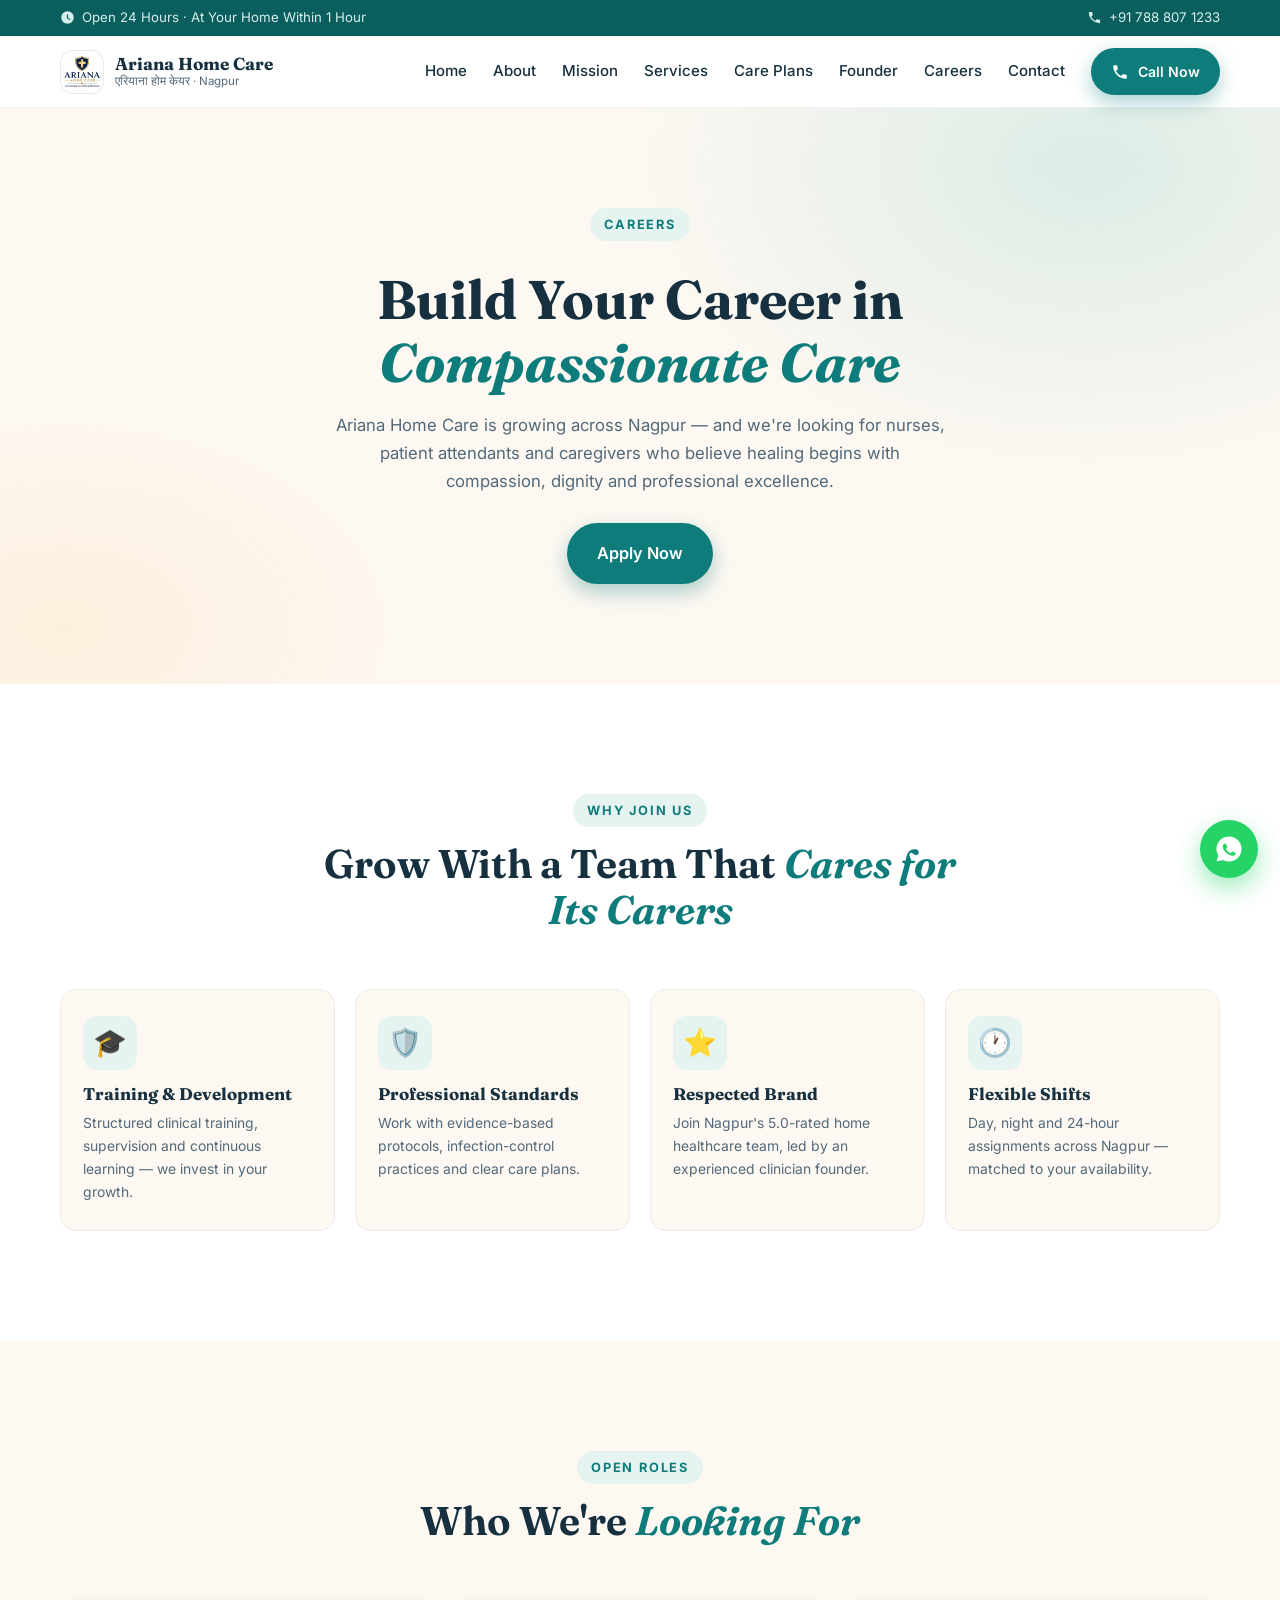
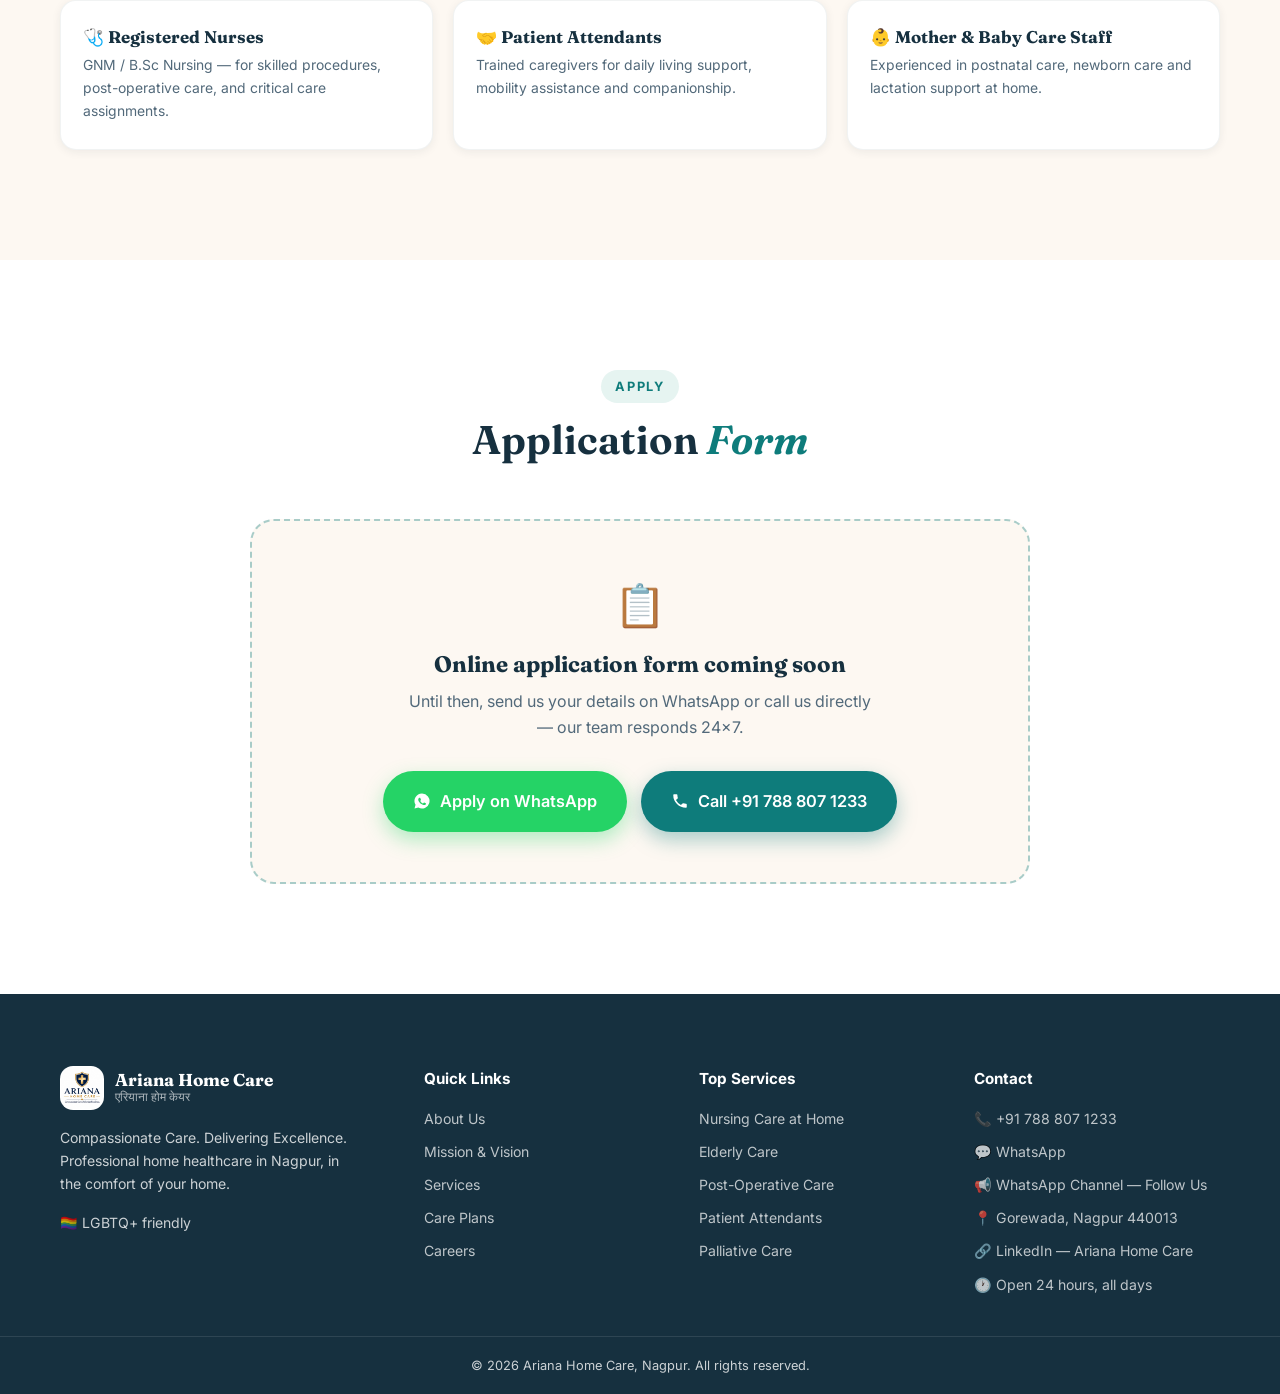
<file: careers.html>
<!DOCTYPE html>
<html lang="en">
<head>
  <meta charset="UTF-8">
  <meta name="viewport" content="width=device-width, initial-scale=1.0">
  <title>Careers — Ariana Home Care | Join Our Nursing Team in Nagpur</title>
  <meta name="description" content="Join Ariana Home Care — Nagpur's 5.0-rated home healthcare team. We hire qualified nurses, patient attendants and caregivers. Apply now.">
  <link rel="preconnect" href="https://fonts.googleapis.com">
  <link rel="preconnect" href="https://fonts.gstatic.com" crossorigin>
  <link href="https://fonts.googleapis.com/css2?family=Fraunces:opsz,wght@9..144,500;9..144,600;9..144,700&family=Inter:wght@400;500;600;700&display=swap" rel="stylesheet">
  <link rel="stylesheet" href="styles.css?v=8">
  <link rel="icon" href="images/logo.jpeg" type="image/jpeg">
</head>
<body>

  <!-- ======= TOP BAR ======= -->
  <div class="topbar">
    <div class="container topbar-inner">
      <span class="topbar-item">
        <svg viewBox="0 0 24 24"><path d="M12 2a10 10 0 1 0 10 10A10 10 0 0 0 12 2Zm1 10.6 4 2.3-.8 1.3L11 13V7h2Z"/></svg>
        Open 24 Hours · At Your Home Within 1 Hour
      </span>
      <a class="topbar-item" href="tel:+917888071233">
        <svg viewBox="0 0 24 24"><path d="M6.6 10.8a15.6 15.6 0 0 0 6.6 6.6l2.2-2.2a1 1 0 0 1 1-.25 11.4 11.4 0 0 0 3.6.58 1 1 0 0 1 1 1V20a1 1 0 0 1-1 1A17 17 0 0 1 3 4a1 1 0 0 1 1-1h3.5a1 1 0 0 1 1 1 11.4 11.4 0 0 0 .57 3.6 1 1 0 0 1-.25 1Z"/></svg>
        +91 788 807 1233
      </a>
    </div>
  </div>

  <!-- ======= NAVBAR ======= -->
  <header class="navbar" id="navbar">
    <div class="container nav-inner">
      <a href="index.html" class="brand">
        <span class="brand-mark">
          <img src="images/logo.jpeg" alt="Ariana Home Care logo">
        </span>
        <span class="brand-text">
          <strong>Ariana Home Care</strong>
          <small>एरियाना होम केयर · Nagpur</small>
        </span>
      </a>
      <nav class="nav-links" id="navLinks">
        <div class="drawer-head">
          <img src="images/logo.jpeg" alt="Ariana Home Care logo">
          <div class="drawer-head-text">
            <strong>Ariana Home Care</strong>
            <small>Nagpur · Open 24×7</small>
          </div>
          <button class="drawer-close" id="drawerClose" aria-label="Close menu">
            <svg viewBox="0 0 24 24"><path d="M18.3 5.7 12 12l6.3 6.3-1.4 1.4L10.6 13.4 4.3 19.7 2.9 18.3 9.2 12 2.9 5.7l1.4-1.4 6.3 6.3 6.3-6.3Z" transform="translate(1.5 0)"/></svg>
          </button>
        </div>
        <a href="index.html">Home</a>
        <a href="index.html#about">About</a>
        <a href="index.html#mission">Mission</a>
        <a href="index.html#services">Services</a>
        <a href="index.html#care-scale">Care Plans</a>
        <a href="index.html#founder">Founder</a>
        <a href="careers.html" class="active">Careers</a>
        <a href="index.html#contact">Contact</a>
        <a href="tel:+917888071233" class="btn btn-primary nav-cta">
          <svg viewBox="0 0 24 24"><path d="M6.6 10.8a15.6 15.6 0 0 0 6.6 6.6l2.2-2.2a1 1 0 0 1 1-.25 11.4 11.4 0 0 0 3.6.58 1 1 0 0 1 1 1V20a1 1 0 0 1-1 1A17 17 0 0 1 3 4a1 1 0 0 1 1-1h3.5a1 1 0 0 1 1 1 11.4 11.4 0 0 0 .57 3.6 1 1 0 0 1-.25 1Z"/></svg>
          Call Now
        </a>
        <div class="drawer-foot">
          <a href="https://wa.me/917888071233?text=Hello%20Ariana%20Home%20Care%2C%20I%20want%20to%20apply%20for%20a%20job." target="_blank" rel="noopener" class="btn btn-whatsapp btn-block">
            <svg viewBox="0 0 24 24"><path d="M12 2a10 10 0 0 0-8.6 15.1L2 22l5.1-1.3A10 10 0 1 0 12 2Zm5.2 14.2c-.2.6-1.2 1.2-1.7 1.2-.4.1-1 .1-1.6-.1a14 14 0 0 1-1.5-.5 11.6 11.6 0 0 1-4.4-3.9 5 5 0 0 1-1-2.7 2.9 2.9 0 0 1 .9-2.2.9.9 0 0 1 .7-.3h.5c.2 0 .4 0 .6.4l.8 2c.1.2.1.4 0 .6l-.4.6-.3.3c-.1.2-.2.3-.1.5a7.6 7.6 0 0 0 1.4 1.8 8.7 8.7 0 0 0 2 1.3c.3.1.4.1.6-.1l.7-.9c.2-.2.4-.3.6-.2l1.8.9c.3.1.5.2.5.3a2.3 2.3 0 0 1-.1 1Z"/></svg>
            WhatsApp Us
          </a>
          <p class="drawer-note">⚡ We reach your home within 1 hour</p>
        </div>
      </nav>
      <button class="hamburger" id="hamburger" aria-label="Toggle menu" aria-expanded="false">
        <span></span><span></span><span></span>
      </button>
    </div>
    <div class="nav-backdrop" id="navBackdrop"></div>
  </header>

  <!-- ======= CAREERS HERO ======= -->
  <section class="careers-hero">
    <div class="container">
      <span class="eyebrow">Careers</span>
      <h1>Build Your Career in <em>Compassionate Care</em></h1>
      <p>
        Ariana Home Care is growing across Nagpur — and we're looking for nurses, patient
        attendants and caregivers who believe healing begins with compassion, dignity and
        professional excellence.
      </p>
      <a href="#apply" class="btn btn-primary btn-lg">Apply Now</a>
    </div>
  </section>

  <!-- ======= WHY JOIN ======= -->
  <section class="section careers-why">
    <div class="container">
      <div class="section-head reveal">
        <span class="eyebrow">Why Join Us</span>
        <h2>Grow With a Team That <em>Cares for Its Carers</em></h2>
      </div>
      <div class="why-grid">
        <div class="why-card reveal">
          <span class="service-icon">🎓</span>
          <h3>Training &amp; Development</h3>
          <p>Structured clinical training, supervision and continuous learning — we invest in your growth.</p>
        </div>
        <div class="why-card reveal">
          <span class="service-icon">🛡️</span>
          <h3>Professional Standards</h3>
          <p>Work with evidence-based protocols, infection-control practices and clear care plans.</p>
        </div>
        <div class="why-card reveal">
          <span class="service-icon">⭐</span>
          <h3>Respected Brand</h3>
          <p>Join Nagpur's 5.0-rated home healthcare team, led by an experienced clinician founder.</p>
        </div>
        <div class="why-card reveal">
          <span class="service-icon">🕐</span>
          <h3>Flexible Shifts</h3>
          <p>Day, night and 24-hour assignments across Nagpur — matched to your availability.</p>
        </div>
      </div>
    </div>
  </section>

  <!-- ======= ROLES ======= -->
  <section class="section careers-roles">
    <div class="container">
      <div class="section-head reveal">
        <span class="eyebrow">Open Roles</span>
        <h2>Who We're <em>Looking For</em></h2>
      </div>
      <div class="roles-grid">
        <div class="role-card reveal">
          <h3>🩺 Registered Nurses</h3>
          <p>GNM / B.Sc Nursing — for skilled procedures, post-operative care, and critical care assignments.</p>
        </div>
        <div class="role-card reveal">
          <h3>🤝 Patient Attendants</h3>
          <p>Trained caregivers for daily living support, mobility assistance and companionship.</p>
        </div>
        <div class="role-card reveal">
          <h3>👶 Mother &amp; Baby Care Staff</h3>
          <p>Experienced in postnatal care, newborn care and lactation support at home.</p>
        </div>
      </div>
    </div>
  </section>

  <!-- ======= APPLY ======= -->
  <section class="section careers-apply" id="apply">
    <div class="container">
      <div class="section-head reveal">
        <span class="eyebrow">Apply</span>
        <h2>Application <em>Form</em></h2>
      </div>
      <div class="apply-card reveal">
        <!-- ============================================================
             GOOGLE FORM PLACEHOLDER
             When your Google Form is ready, replace the .apply-placeholder
             div below with the form's embed iframe, e.g.:
             <iframe src="https://docs.google.com/forms/d/e/FORM_ID/viewform?embedded=true"
                     width="100%" height="1200" frameborder="0">Loading…</iframe>
             ============================================================ -->
        <div class="apply-placeholder">
          <span class="apply-icon">📋</span>
          <h3>Online application form coming soon</h3>
          <p>Until then, send us your details on WhatsApp or call us directly — our team responds 24×7.</p>
          <div class="hero-actions">
            <a href="https://wa.me/917888071233?text=Hello%20Ariana%20Home%20Care%2C%20I%20want%20to%20apply%20for%20a%20job.%0AName%3A%20%0ARole%3A%20%0AExperience%3A%20" target="_blank" rel="noopener" class="btn btn-whatsapp btn-lg">
              <svg viewBox="0 0 24 24"><path d="M12 2a10 10 0 0 0-8.6 15.1L2 22l5.1-1.3A10 10 0 1 0 12 2Zm5.2 14.2c-.2.6-1.2 1.2-1.7 1.2-.4.1-1 .1-1.6-.1a14 14 0 0 1-1.5-.5 11.6 11.6 0 0 1-4.4-3.9 5 5 0 0 1-1-2.7 2.9 2.9 0 0 1 .9-2.2.9.9 0 0 1 .7-.3h.5c.2 0 .4 0 .6.4l.8 2c.1.2.1.4 0 .6l-.4.6-.3.3c-.1.2-.2.3-.1.5a7.6 7.6 0 0 0 1.4 1.8 8.7 8.7 0 0 0 2 1.3c.3.1.4.1.6-.1l.7-.9c.2-.2.4-.3.6-.2l1.8.9c.3.1.5.2.5.3a2.3 2.3 0 0 1-.1 1Z"/></svg>
              Apply on WhatsApp
            </a>
            <a href="tel:+917888071233" class="btn btn-primary btn-lg">
              <svg viewBox="0 0 24 24"><path d="M6.6 10.8a15.6 15.6 0 0 0 6.6 6.6l2.2-2.2a1 1 0 0 1 1-.25 11.4 11.4 0 0 0 3.6.58 1 1 0 0 1 1 1V20a1 1 0 0 1-1 1A17 17 0 0 1 3 4a1 1 0 0 1 1-1h3.5a1 1 0 0 1 1 1 11.4 11.4 0 0 0 .57 3.6 1 1 0 0 1-.25 1Z"/></svg>
              Call +91 788 807 1233
            </a>
          </div>
        </div>
      </div>
    </div>
  </section>

  <!-- ======= FOOTER ======= -->
  <footer class="footer">
    <div class="container footer-grid">
      <div class="footer-brand">
        <a href="index.html" class="brand brand-light">
          <span class="brand-mark">
            <img src="images/logo.jpeg" alt="Ariana Home Care logo">
          </span>
          <span class="brand-text"><strong>Ariana Home Care</strong><small>एरियाना होम केयर</small></span>
        </a>
        <p>Compassionate Care. Delivering Excellence. Professional home healthcare in Nagpur, in the comfort of your home.</p>
        <p class="footer-tag">🏳️‍🌈 LGBTQ+ friendly</p>
      </div>
      <div class="footer-col">
        <h4>Quick Links</h4>
        <a href="index.html#about">About Us</a>
        <a href="index.html#mission">Mission &amp; Vision</a>
        <a href="index.html#services">Services</a>
        <a href="index.html#care-scale">Care Plans</a>
        <a href="careers.html">Careers</a>
      </div>
      <div class="footer-col">
        <h4>Top Services</h4>
        <a href="index.html#services">Nursing Care at Home</a>
        <a href="index.html#services">Elderly Care</a>
        <a href="index.html#services">Post-Operative Care</a>
        <a href="index.html#services">Patient Attendants</a>
        <a href="index.html#services">Palliative Care</a>
      </div>
      <div class="footer-col">
        <h4>Contact</h4>
        <a href="tel:+917888071233">📞 +91 788 807 1233</a>
        <a href="https://wa.me/917888071233" target="_blank" rel="noopener">💬 WhatsApp</a>
        <a href="https://whatsapp.com/channel/0029VbDOOifIyPtXwWVArR0a" target="_blank" rel="noopener">📢 WhatsApp Channel — Follow Us</a>
        <a href="https://maps.app.goo.gl/9BTj2P8yyB4WMgLZ7" target="_blank" rel="noopener">📍 Gorewada, Nagpur 440013</a>
        <a href="https://www.linkedin.com/company/ariana-home-care/" target="_blank" rel="noopener">🔗 LinkedIn — Ariana Home Care</a>
        <span>🕐 Open 24 hours, all days</span>
      </div>
    </div>
    <div class="footer-bottom">
      <div class="container">
        <p>© <span id="year"></span> Ariana Home Care, Nagpur. All rights reserved.</p>
      </div>
    </div>
  </footer>

  <a href="https://wa.me/917888071233?text=Hello%20Ariana%20Home%20Care%2C%20I%20want%20to%20apply%20for%20a%20job." target="_blank" rel="noopener" class="float-whatsapp" aria-label="Chat on WhatsApp">
    <svg viewBox="0 0 24 24"><path d="M12 2a10 10 0 0 0-8.6 15.1L2 22l5.1-1.3A10 10 0 1 0 12 2Zm5.2 14.2c-.2.6-1.2 1.2-1.7 1.2-.4.1-1 .1-1.6-.1a14 14 0 0 1-1.5-.5 11.6 11.6 0 0 1-4.4-3.9 5 5 0 0 1-1-2.7 2.9 2.9 0 0 1 .9-2.2.9.9 0 0 1 .7-.3h.5c.2 0 .4 0 .6.4l.8 2c.1.2.1.4 0 .6l-.4.6-.3.3c-.1.2-.2.3-.1.5a7.6 7.6 0 0 0 1.4 1.8 8.7 8.7 0 0 0 2 1.3c.3.1.4.1.6-.1l.7-.9c.2-.2.4-.3.6-.2l1.8.9c.3.1.5.2.5.3a2.3 2.3 0 0 1-.1 1Z"/></svg>
  </a>

  <div class="mobile-callbar">
    <a href="tel:+917888071233" class="btn btn-primary">📞 Call Now</a>
    <a href="https://wa.me/917888071233" target="_blank" rel="noopener" class="btn btn-whatsapp">💬 WhatsApp</a>
  </div>

  <script src="script.js?v=8"></script>
</body>
</html>
</file>
<file: styles.css>
/* =====================================================
   Ariana Home Care — styles.css
   ===================================================== */
:root {
  --teal: #0e7c7b;
  --teal-dark: #0a5f5e;
  --teal-light: #17a398;
  --mint: #e6f4f1;
  --ink: #16303f;
  --slate: #52697a;
  --sand: #fdf8f2;
  --gold: #f4a825;
  --white: #ffffff;
  --wa: #25d366;
  --wa-dark: #1eb457;
  --radius: 16px;
  --radius-lg: 24px;
  --shadow-sm: 0 2px 10px rgba(22, 48, 63, 0.07);
  --shadow-md: 0 10px 30px rgba(22, 48, 63, 0.12);
  --shadow-lg: 0 22px 55px rgba(22, 48, 63, 0.16);
  --font-head: "Fraunces", Georgia, serif;
  --font-body: "Inter", system-ui, -apple-system, sans-serif;
}

* { margin: 0; padding: 0; box-sizing: border-box; }

html {
  scroll-behavior: smooth;
  scroll-padding-top: 90px;
  /* clip, not hidden: keeps the off-canvas mobile menu from creating a horizontal scrollbar
     without turning the root into a scroll container (which would break position: sticky) */
  overflow-x: hidden;
  overflow-x: clip;
}

body {
  font-family: var(--font-body);
  color: var(--ink);
  background: var(--white);
  line-height: 1.65;
  -webkit-font-smoothing: antialiased;
  -webkit-tap-highlight-color: transparent;
  overflow-x: hidden;
}

img, svg { display: block; }
a { text-decoration: none; color: inherit; }

.container {
  width: min(1160px, 92%);
  margin-inline: auto;
}

/* ---------- Typography ---------- */
h1, h2, h3 { font-family: var(--font-head); line-height: 1.15; }
h1 { font-size: clamp(2.1rem, 4.6vw, 3.4rem); font-weight: 700; }
h2 { font-size: clamp(1.7rem, 3.4vw, 2.5rem); font-weight: 650; }
h2 em, h1 em { font-style: italic; color: var(--teal); }

.eyebrow {
  display: inline-block;
  font-size: 0.8rem;
  font-weight: 700;
  letter-spacing: 0.14em;
  text-transform: uppercase;
  color: var(--teal);
  background: var(--mint);
  padding: 6px 14px;
  border-radius: 999px;
  margin-bottom: 14px;
}

.section { padding: clamp(64px, 9vw, 110px) 0; }

.section-head {
  max-width: 680px;
  margin: 0 auto clamp(36px, 5vw, 56px);
  text-align: center;
}
.section-head p { margin-top: 14px; color: var(--slate); }

/* ---------- Buttons ---------- */
.btn {
  display: inline-flex;
  align-items: center;
  gap: 9px;
  font-weight: 600;
  font-size: 0.95rem;
  padding: 12px 22px;
  border-radius: 999px;
  border: 2px solid transparent;
  cursor: pointer;
  transition: transform 0.18s ease, box-shadow 0.18s ease, background 0.18s ease;
  white-space: nowrap;
}
.btn svg { width: 18px; height: 18px; fill: currentColor; flex: none; }
.btn:hover { transform: translateY(-2px); }
.btn:active { transform: translateY(0); }

.btn-primary { background: var(--teal); color: var(--white); box-shadow: 0 8px 20px rgba(14, 124, 123, 0.35); }
.btn-primary:hover { background: var(--teal-dark); }

.btn-whatsapp { background: var(--wa); color: #fff; box-shadow: 0 8px 20px rgba(37, 211, 102, 0.35); }
.btn-whatsapp:hover { background: var(--wa-dark); }

.btn-light { background: var(--white); color: var(--teal-dark); box-shadow: var(--shadow-sm); }
.btn-outline { border-color: var(--teal); color: var(--teal); background: transparent; }
.btn-outline:hover { background: var(--mint); }

.btn-lg { padding: 15px 28px; font-size: 1.02rem; }
.btn-block { width: 100%; justify-content: center; }

/* ---------- Top bar ---------- */
.topbar {
  background: var(--teal-dark);
  color: #d7efec;
  font-size: 0.83rem;
  padding: 7px 0;
}
.topbar-inner { display: flex; justify-content: space-between; align-items: center; gap: 12px; }
.topbar-item { display: inline-flex; align-items: center; gap: 7px; color: inherit; }
.topbar-item svg { width: 15px; height: 15px; fill: currentColor; }
a.topbar-item:hover { color: #fff; }

/* ---------- Navbar ---------- */
.navbar {
  position: sticky;
  top: 0;
  z-index: 60;
  background: rgba(255, 255, 255, 0.92);
  backdrop-filter: blur(12px);
  border-bottom: 1px solid rgba(22, 48, 63, 0.06);
  transition: box-shadow 0.25s ease;
}
.navbar.scrolled { box-shadow: var(--shadow-sm); }

.nav-inner {
  display: flex;
  align-items: center;
  justify-content: space-between;
  padding: 12px 0;
  gap: 16px;
}

.brand { display: flex; align-items: center; gap: 11px; }
.brand-mark {
  width: 44px; height: 44px;
  border-radius: 13px;
  background: #fff;
  border: 1px solid rgba(22, 48, 63, 0.1);
  display: grid; place-items: center;
  flex: none;
  overflow: hidden;
}
.brand-mark img { width: 100%; height: 100%; object-fit: cover; }
.brand-text { display: flex; flex-direction: column; line-height: 1.2; }
.brand-text strong { font-family: var(--font-head); font-size: 1.08rem; color: var(--ink); }
.brand-text small { font-size: 0.72rem; color: var(--slate); }
.brand-light .brand-text strong { color: #fff; }
.brand-light .brand-text small { color: rgba(255,255,255,0.65); }

.nav-links { display: flex; align-items: center; gap: 26px; }
.nav-links a:not(.btn) {
  font-weight: 500;
  font-size: 0.94rem;
  color: var(--ink);
  position: relative;
  padding: 4px 0;
}
.nav-links a:not(.btn)::after {
  content: "";
  position: absolute;
  left: 0; bottom: -2px;
  width: 0; height: 2px;
  background: var(--teal);
  border-radius: 2px;
  transition: width 0.22s ease;
}
.nav-links a:not(.btn):hover::after,
.nav-links a.active::after { width: 100%; }

.nav-cta { padding: 10px 18px; font-size: 0.88rem; }

/* Drawer-only elements — hidden on desktop */
.drawer-head, .drawer-foot, .nav-backdrop { display: none; }

.hamburger {
  display: none;
  flex-direction: column;
  gap: 5px;
  background: none;
  border: 0;
  cursor: pointer;
  padding: 8px;
}
.hamburger span {
  width: 24px; height: 2.5px;
  background: var(--ink);
  border-radius: 2px;
  transition: transform 0.25s ease, opacity 0.25s ease;
}
.hamburger.open span:nth-child(1) { transform: translateY(7.5px) rotate(45deg); }
.hamburger.open span:nth-child(2) { opacity: 0; }
.hamburger.open span:nth-child(3) { transform: translateY(-7.5px) rotate(-45deg); }

/* ---------- Hero ---------- */
.hero {
  position: relative;
  background:
    radial-gradient(60% 90% at 85% 10%, rgba(23, 163, 152, 0.14), transparent 60%),
    radial-gradient(50% 70% at 5% 90%, rgba(244, 168, 37, 0.10), transparent 55%),
    var(--sand);
  padding: clamp(48px, 7vw, 90px) 0 clamp(80px, 9vw, 130px);
  overflow: hidden;
}

.hero-inner {
  display: grid;
  grid-template-columns: 1.05fr 0.95fr;
  gap: clamp(32px, 5vw, 64px);
  align-items: center;
}

.rating-pill {
  display: inline-flex;
  align-items: center;
  gap: 9px;
  background: var(--white);
  border: 1px solid rgba(22, 48, 63, 0.08);
  box-shadow: var(--shadow-sm);
  border-radius: 999px;
  padding: 7px 16px;
  font-size: 0.86rem;
  color: var(--slate);
  margin-bottom: 22px;
}
.stars { color: var(--gold); letter-spacing: 2px; font-size: 0.95rem; }

.hero-sub {
  margin-top: 18px;
  font-size: 1.08rem;
  color: var(--slate);
  max-width: 540px;
}

.hero-actions { display: flex; flex-wrap: wrap; gap: 14px; margin-top: 30px; }

.hero-trust {
  list-style: none;
  display: flex;
  flex-wrap: wrap;
  gap: 10px 24px;
  margin-top: 28px;
  font-size: 0.88rem;
  color: var(--slate);
  font-weight: 500;
}
.hero-trust li { display: inline-flex; align-items: center; gap: 7px; }
.hero-trust svg { width: 16px; height: 16px; fill: var(--teal); flex: none; }

/* Hero visual */
.hero-visual { position: relative; }
.hero-card-stack { position: relative; max-width: 460px; margin-inline: auto; }
.hero-illustration svg { width: 100%; height: auto; }

.float-card {
  position: absolute;
  display: flex;
  align-items: center;
  gap: 10px;
  background: var(--white);
  border-radius: 14px;
  box-shadow: var(--shadow-md);
  padding: 11px 16px;
  font-size: 0.8rem;
  animation: floaty 5s ease-in-out infinite;
}
.float-card small { display: block; color: var(--slate); }
.float-card strong { font-size: 0.86rem; }
.fc-icon { font-size: 1.3rem; }
.fc-1 { top: 6%; left: -4%; animation-delay: 0s; }
.fc-2 { top: 42%; right: -6%; animation-delay: 1.4s; }
.fc-3 { bottom: 4%; left: 2%; animation-delay: 2.8s; }

@keyframes floaty {
  0%, 100% { transform: translateY(0); }
  50% { transform: translateY(-10px); }
}

.hero-wave {
  position: absolute;
  left: 0; right: 0; bottom: -1px;
  line-height: 0;
}
.hero-wave svg { width: 100%; height: clamp(36px, 6vw, 70px); }

/* ---------- Stats ---------- */
.stats { background: var(--white); padding: 10px 0 clamp(40px, 5vw, 60px); }
.stats-grid {
  display: grid;
  grid-template-columns: repeat(4, 1fr);
  gap: 18px;
}
.stat {
  text-align: center;
  background: var(--mint);
  border-radius: var(--radius);
  padding: 26px 12px;
}
.stat strong {
  font-family: var(--font-head);
  font-size: clamp(1.7rem, 3vw, 2.3rem);
  color: var(--teal-dark);
  display: block;
}
.stat span { font-size: 0.84rem; color: var(--slate); font-weight: 500; }

/* ---------- About ---------- */
.about { background: var(--white); }
.about-grid {
  display: grid;
  grid-template-columns: 0.85fr 1.15fr;
  gap: clamp(36px, 6vw, 72px);
  align-items: center;
}
.about-frame svg { width: 100%; height: auto; border-radius: var(--radius-lg); }
.about-content h2 { margin-bottom: 18px; }
.about-content p { color: var(--slate); margin-bottom: 14px; }

.about-points {
  display: grid;
  grid-template-columns: 1fr 1fr;
  gap: 20px;
  margin-top: 28px;
}
.point { display: flex; gap: 13px; align-items: flex-start; }
.point-icon {
  width: 44px; height: 44px;
  flex: none;
  border-radius: 12px;
  background: var(--mint);
  display: grid; place-items: center;
}
.point-icon svg { width: 22px; height: 22px; fill: var(--teal); }
.point h4 { font-size: 0.97rem; margin-bottom: 3px; }
.point p { font-size: 0.85rem; color: var(--slate); margin: 0; }

/* ---------- Mission / Vision / Purpose ---------- */
.mission {
  background:
    radial-gradient(60% 80% at 90% 10%, rgba(23, 163, 152, 0.07), transparent 60%),
    var(--sand);
}
.mv-grid {
  display: grid;
  grid-template-columns: 1fr 1fr;
  gap: 24px;
}
.mv-card {
  background: var(--white);
  border-radius: var(--radius-lg);
  padding: clamp(26px, 4vw, 40px);
  box-shadow: var(--shadow-sm);
  border: 1px solid rgba(22, 48, 63, 0.06);
  border-top: 5px solid var(--teal);
  transition: transform 0.22s ease, box-shadow 0.22s ease;
}
.mv-card:hover { transform: translateY(-6px); box-shadow: var(--shadow-md); }
.mv-icon {
  font-size: 1.9rem;
  display: inline-grid;
  place-items: center;
  width: 60px; height: 60px;
  background: var(--mint);
  border-radius: 16px;
  margin-bottom: 16px;
  flex: none;
}
.mv-card h3 { font-size: 1.35rem; margin-bottom: 10px; }
.mv-card p { color: var(--slate); font-size: 0.94rem; }

.purpose-card {
  margin-top: 24px;
  display: flex;
  gap: 22px;
  align-items: flex-start;
  background: linear-gradient(135deg, var(--teal-dark), var(--teal));
  color: #fff;
  border-radius: var(--radius-lg);
  padding: clamp(26px, 4vw, 40px);
  box-shadow: var(--shadow-md);
}
.purpose-card .mv-icon { background: rgba(255, 255, 255, 0.15); margin-bottom: 0; }
.purpose-card h3 { font-size: 1.35rem; margin-bottom: 8px; color: #fff; }
.purpose-card p { color: rgba(255, 255, 255, 0.92); font-size: 0.96rem; max-width: 820px; }

/* ---------- Core Pillars (A.R.I.A.N.A.) ---------- */
.pillars {
  background:
    radial-gradient(70% 90% at 15% 0%, rgba(255, 255, 255, 0.08), transparent 60%),
    linear-gradient(150deg, var(--ink) 0%, #1b4552 55%, var(--teal-dark) 100%);
  color: #fff;
}
.section-head-light h2 { color: #fff; }
.section-head-light h2 em { color: #7fe0d2; }
.section-head-light p { color: rgba(255, 255, 255, 0.75); }
.eyebrow-light { background: rgba(255, 255, 255, 0.12); color: #9beade; }

.pillars-grid {
  display: grid;
  grid-template-columns: repeat(3, 1fr);
  gap: 20px;
}
.pillar-card {
  background: rgba(255, 255, 255, 0.06);
  border: 1px solid rgba(255, 255, 255, 0.14);
  border-radius: var(--radius);
  padding: 28px 24px;
  backdrop-filter: blur(4px);
  transition: transform 0.22s ease, background 0.22s ease;
}
.pillar-card:hover { transform: translateY(-6px); background: rgba(255, 255, 255, 0.1); }
.pillar-letter {
  display: inline-grid;
  place-items: center;
  width: 52px; height: 52px;
  border-radius: 14px;
  background: linear-gradient(135deg, #f4a825, #ffd166);
  color: var(--ink);
  font-family: var(--font-head);
  font-size: 1.7rem;
  font-weight: 700;
  margin-bottom: 16px;
  box-shadow: 0 8px 18px rgba(244, 168, 37, 0.3);
}
.pillar-card h3 { font-size: 1.12rem; margin-bottom: 8px; color: #fff; }
.pillar-card p { font-size: 0.87rem; color: rgba(255, 255, 255, 0.78); }

.brand-promise {
  margin-top: clamp(36px, 5vw, 56px);
  display: flex;
  align-items: center;
  justify-content: center;
  gap: 22px;
  background: var(--white);
  color: var(--ink);
  border-radius: var(--radius-lg);
  padding: clamp(22px, 3.5vw, 34px) clamp(24px, 4vw, 48px);
  box-shadow: var(--shadow-lg);
  max-width: 720px;
  margin-inline: auto;
}
.brand-promise img {
  width: 84px; height: 84px;
  border-radius: 50%;
  object-fit: cover;
  border: 3px solid var(--mint);
  flex: none;
}
.promise-label {
  display: block;
  font-size: 0.75rem;
  font-weight: 700;
  letter-spacing: 0.14em;
  text-transform: uppercase;
  color: var(--teal);
  margin-bottom: 4px;
}
.promise-line {
  font-family: var(--font-head);
  font-style: italic;
  font-size: clamp(1.15rem, 2.4vw, 1.55rem);
  color: var(--ink);
}

/* ---------- Services ---------- */
.services { background: var(--sand); }
.services-grid {
  display: grid;
  grid-template-columns: repeat(4, 1fr);
  gap: 20px;
}
.service-card {
  background: var(--white);
  border-radius: var(--radius);
  padding: 26px 22px;
  box-shadow: var(--shadow-sm);
  border: 1px solid rgba(22, 48, 63, 0.05);
  transition: transform 0.22s ease, box-shadow 0.22s ease;
}
.service-card:hover { transform: translateY(-6px); box-shadow: var(--shadow-md); }
.service-icon {
  font-size: 1.7rem;
  display: inline-grid;
  place-items: center;
  width: 54px; height: 54px;
  background: var(--mint);
  border-radius: 14px;
  margin-bottom: 14px;
}
.service-card h3 { font-size: 1.06rem; margin-bottom: 8px; }
.service-card p { font-size: 0.86rem; color: var(--slate); }

.service-card-cta {
  background: linear-gradient(140deg, var(--teal), var(--teal-light));
  color: #fff;
  display: flex;
  flex-direction: column;
  justify-content: center;
  gap: 10px;
}
.service-card-cta h3 { color: #fff; }
.service-card-cta p { color: rgba(255, 255, 255, 0.85); }
.service-card-cta .btn { align-self: flex-start; margin-top: 4px; }

/* ---------- Care Scale ---------- */
.care-scale {
  background:
    radial-gradient(70% 100% at 50% 0%, rgba(23, 163, 152, 0.08), transparent 70%),
    var(--white);
}
.scale-grid {
  display: grid;
  grid-template-columns: repeat(4, 1fr);
  gap: 20px;
}
.scale-grid { grid-template-columns: repeat(2, 1fr); }
.scale-card {
  border-radius: var(--radius);
  padding: 0;
  overflow: hidden;
  background: var(--white);
  border: 1px solid rgba(22, 48, 63, 0.08);
  border-top: 5px solid var(--teal-light);
  box-shadow: var(--shadow-sm);
  transition: transform 0.22s ease, box-shadow 0.22s ease;
}
.scale-img {
  width: 100%;
  aspect-ratio: 16 / 10;
  object-fit: cover;
  display: block;
}
.scale-body { padding: 22px 24px 26px; }
.scale-card:hover { transform: translateY(-6px); box-shadow: var(--shadow-md); }
.level-1 { border-top-color: #7fd1c0; }
.level-2 { border-top-color: #2ab7a9; }
.level-3 { border-top-color: #0e7c7b; }
.level-4 { border-top-color: #0a5f5e; }

.level-badge {
  display: inline-block;
  font-size: 0.72rem;
  font-weight: 700;
  letter-spacing: 0.1em;
  text-transform: uppercase;
  color: var(--teal-dark);
  background: var(--mint);
  border-radius: 999px;
  padding: 4px 12px;
  margin-bottom: 12px;
}
.scale-card h3 { font-size: 1.1rem; margin-bottom: 8px; }
.scale-card p { font-size: 0.87rem; color: var(--slate); }
.scale-note {
  text-align: center;
  margin-top: 28px;
  font-size: 0.88rem;
  color: var(--slate);
  font-style: italic;
}

/* ---------- How it works ---------- */
.how { background: var(--sand); }
.how-grid {
  display: grid;
  grid-template-columns: repeat(4, 1fr);
  gap: 20px;
  counter-reset: step;
}
.how-step {
  background: var(--white);
  border-radius: var(--radius);
  padding: 30px 22px;
  text-align: center;
  box-shadow: var(--shadow-sm);
  position: relative;
}
.how-num {
  display: grid;
  place-items: center;
  width: 52px; height: 52px;
  margin: 0 auto 16px;
  border-radius: 50%;
  background: linear-gradient(135deg, var(--teal), var(--teal-light));
  color: #fff;
  font-family: var(--font-head);
  font-size: 1.4rem;
  font-weight: 700;
  box-shadow: 0 8px 18px rgba(14, 124, 123, 0.3);
}
.how-step h3 { font-size: 1.05rem; margin-bottom: 8px; }
.how-step p { font-size: 0.86rem; color: var(--slate); }

/* ---------- Founder ---------- */
.founder { background: var(--white); }
.founder-grid {
  display: grid;
  grid-template-columns: 0.9fr 1.1fr;
  gap: clamp(36px, 6vw, 72px);
  align-items: center;
}
.founder-card {
  background: var(--sand);
  border: 1px solid rgba(22, 48, 63, 0.06);
  border-radius: var(--radius-lg);
  padding: 38px 32px;
  text-align: center;
  box-shadow: var(--shadow-sm);
}
.founder-avatar { width: 150px; height: 150px; margin: 0 auto 18px; }
.founder-avatar img {
  width: 100%;
  height: 100%;
  object-fit: cover;
  border-radius: 50%;
  border: 4px solid var(--white);
  box-shadow: 0 12px 30px rgba(14, 124, 123, 0.25), 0 0 0 3px var(--teal-light);
}
.founder-links { display: flex; flex-wrap: wrap; justify-content: center; gap: 10px; }
.founder-links .btn { font-size: 0.85rem; padding: 10px 16px; }
.founder-card h3 { font-size: 1.5rem; }
.founder-role { color: var(--teal); font-weight: 600; font-size: 0.9rem; margin: 4px 0 18px; }
.founder-creds {
  list-style: none;
  text-align: left;
  display: grid;
  gap: 10px;
  margin-bottom: 22px;
  font-size: 0.88rem;
  color: var(--slate);
}
.founder-creds li {
  background: var(--white);
  border-radius: 10px;
  padding: 10px 14px;
  box-shadow: var(--shadow-sm);
}
.founder-content h2 { margin-bottom: 18px; }
.founder-content p { color: var(--slate); margin-bottom: 14px; }
.founder-content blockquote {
  border-left: 4px solid var(--teal);
  background: var(--mint);
  border-radius: 0 var(--radius) var(--radius) 0;
  padding: 18px 22px;
  font-family: var(--font-head);
  font-style: italic;
  font-size: 1.05rem;
  color: var(--teal-dark);
  margin: 20px 0;
}

/* ---------- Rating band ---------- */
.rating-band {
  background: linear-gradient(135deg, var(--teal-dark), var(--teal) 55%, var(--teal-light));
  color: #fff;
}
.rating-inner {
  display: grid;
  grid-template-columns: auto 1fr;
  gap: clamp(30px, 5vw, 70px);
  align-items: center;
}
.rating-big { text-align: center; }
.rating-score {
  font-family: var(--font-head);
  font-size: clamp(4rem, 8vw, 6rem);
  font-weight: 700;
  line-height: 1;
  display: block;
}
.big-stars { font-size: 1.5rem; color: var(--gold); letter-spacing: 4px; display: block; margin: 8px 0; }
.rating-big p { font-size: 0.85rem; opacity: 0.85; max-width: 220px; margin-inline: auto; }
.rating-copy h2 { color: #fff; margin-bottom: 12px; }
.rating-copy h2 em { color: #ffe9c2; }
.rating-copy p { opacity: 0.9; margin-bottom: 22px; max-width: 560px; }

/* ---------- Contact ---------- */
.contact { background: var(--sand); }
.contact-grid {
  display: grid;
  grid-template-columns: 1fr 1.1fr;
  gap: clamp(28px, 4vw, 48px);
  margin-bottom: 40px;
}
.contact-info { display: grid; gap: 16px; align-content: start; }
.contact-card {
  display: flex;
  gap: 16px;
  align-items: flex-start;
  background: var(--white);
  border-radius: var(--radius);
  padding: 20px 22px;
  box-shadow: var(--shadow-sm);
  border: 1px solid rgba(22, 48, 63, 0.05);
  transition: transform 0.2s ease, box-shadow 0.2s ease;
}
a.contact-card:hover { transform: translateY(-3px); box-shadow: var(--shadow-md); }
.contact-icon {
  width: 48px; height: 48px;
  flex: none;
  border-radius: 13px;
  background: var(--mint);
  display: grid;
  place-items: center;
}
.contact-icon svg { width: 22px; height: 22px; fill: var(--teal); }
.contact-icon.wa { background: #e8f9ef; }
.contact-icon.wa svg { fill: var(--wa-dark); }
.contact-card h4 { font-size: 0.98rem; margin-bottom: 2px; }
.contact-card p { font-size: 0.87rem; color: var(--slate); }

/* Form */
.contact-form {
  background: var(--white);
  border-radius: var(--radius-lg);
  padding: clamp(24px, 4vw, 38px);
  box-shadow: var(--shadow-md);
  display: grid;
  gap: 16px;
}
.contact-form h3 { font-size: 1.35rem; }
.form-row { display: grid; grid-template-columns: 1fr 1fr; gap: 16px; }
.contact-form label {
  display: grid;
  gap: 6px;
  font-size: 0.83rem;
  font-weight: 600;
  color: var(--ink);
}
.contact-form input,
.contact-form select,
.contact-form textarea {
  font: inherit;
  font-size: 0.92rem;
  padding: 12px 14px;
  border: 1.5px solid rgba(22, 48, 63, 0.14);
  border-radius: 11px;
  background: var(--sand);
  color: var(--ink);
  transition: border-color 0.2s ease, box-shadow 0.2s ease;
  width: 100%;
}
.contact-form input:focus,
.contact-form select:focus,
.contact-form textarea:focus {
  outline: none;
  border-color: var(--teal);
  box-shadow: 0 0 0 3px rgba(14, 124, 123, 0.14);
  background: var(--white);
}
.contact-form textarea { resize: vertical; }
.form-note { font-size: 0.76rem; color: var(--slate); text-align: center; }

/* Map */
.map-wrap {
  border-radius: var(--radius-lg);
  overflow: hidden;
  box-shadow: var(--shadow-md);
  border: 1px solid rgba(22, 48, 63, 0.06);
}
.map-wrap iframe { width: 100%; height: 380px; border: 0; }

/* ---------- Careers page ---------- */
.careers-hero {
  background:
    radial-gradient(60% 90% at 85% 10%, rgba(23, 163, 152, 0.14), transparent 60%),
    radial-gradient(50% 70% at 5% 90%, rgba(244, 168, 37, 0.10), transparent 55%),
    var(--sand);
  padding: clamp(60px, 8vw, 100px) 0;
  text-align: center;
}
.careers-hero h1 { max-width: 700px; margin: 14px auto 0; }
.careers-hero p { max-width: 620px; margin: 18px auto 28px; color: var(--slate); font-size: 1.05rem; }

.careers-why { background: var(--white); }
.why-grid, .roles-grid {
  display: grid;
  grid-template-columns: repeat(4, 1fr);
  gap: 20px;
}
.roles-grid { grid-template-columns: repeat(3, 1fr); }
.why-card, .role-card {
  background: var(--sand);
  border: 1px solid rgba(22, 48, 63, 0.06);
  border-radius: var(--radius);
  padding: 26px 22px;
  transition: transform 0.22s ease, box-shadow 0.22s ease;
}
.why-card:hover, .role-card:hover { transform: translateY(-6px); box-shadow: var(--shadow-md); }
.why-card h3, .role-card h3 { font-size: 1.06rem; margin-bottom: 8px; }
.why-card p, .role-card p { font-size: 0.87rem; color: var(--slate); }

.careers-roles { background: var(--sand); }
.careers-roles .role-card { background: var(--white); box-shadow: var(--shadow-sm); }

.careers-apply { background: var(--white); }
.apply-card {
  max-width: 780px;
  margin-inline: auto;
  background: var(--sand);
  border: 2px dashed rgba(14, 124, 123, 0.35);
  border-radius: var(--radius-lg);
  padding: clamp(30px, 5vw, 50px);
}
.apply-placeholder { text-align: center; }
.apply-icon { font-size: 2.6rem; display: block; margin-bottom: 12px; }
.apply-placeholder h3 { font-size: 1.4rem; margin-bottom: 10px; }
.apply-placeholder p { color: var(--slate); max-width: 480px; margin: 0 auto 24px; }
.apply-placeholder .hero-actions { justify-content: center; }

@media (max-width: 1024px) { .why-grid { grid-template-columns: repeat(2, 1fr); } }
@media (max-width: 860px) { .roles-grid { grid-template-columns: 1fr; } }
@media (max-width: 640px) { .why-grid { grid-template-columns: 1fr; } }

/* ---------- Footer ---------- */
.footer { background: var(--ink); color: rgba(255, 255, 255, 0.78); }
.footer-grid {
  display: grid;
  grid-template-columns: 1.4fr 1fr 1fr 1.1fr;
  gap: clamp(28px, 4vw, 52px);
  padding: clamp(48px, 6vw, 72px) 0 40px;
}
.footer-brand p { font-size: 0.88rem; margin-top: 16px; max-width: 300px; }
.footer-tag { font-size: 0.82rem; }
.footer .brand-mark { background: #fff; border-color: rgba(255, 255, 255, 0.2); }
.footer-col { display: grid; gap: 10px; align-content: start; }
.footer-col h4 {
  color: #fff;
  font-size: 0.95rem;
  margin-bottom: 6px;
  font-family: var(--font-body);
}
.footer-col a, .footer-col span { font-size: 0.88rem; color: rgba(255, 255, 255, 0.72); }
.footer-col a:hover { color: #fff; }
.footer-bottom {
  border-top: 1px solid rgba(255, 255, 255, 0.1);
  padding: 18px 0;
  font-size: 0.8rem;
  text-align: center;
}

/* ---------- Floating actions ---------- */
.float-whatsapp {
  position: fixed;
  right: 22px;
  bottom: 22px;
  z-index: 70;
  width: 58px; height: 58px;
  border-radius: 50%;
  background: var(--wa);
  display: grid;
  place-items: center;
  box-shadow: 0 10px 26px rgba(37, 211, 102, 0.45);
  animation: pulse 2.4s ease-in-out infinite;
  transition: transform 0.2s ease;
}
.float-whatsapp:hover { transform: scale(1.08); }
.float-whatsapp svg { width: 30px; height: 30px; fill: #fff; }

@keyframes pulse {
  0%, 100% { box-shadow: 0 10px 26px rgba(37, 211, 102, 0.45), 0 0 0 0 rgba(37, 211, 102, 0.35); }
  50% { box-shadow: 0 10px 26px rgba(37, 211, 102, 0.45), 0 0 0 14px rgba(37, 211, 102, 0); }
}

.mobile-callbar {
  display: none;
  position: fixed;
  left: 0; right: 0; bottom: 0;
  z-index: 65;
  background: var(--white);
  box-shadow: 0 -6px 24px rgba(22, 48, 63, 0.14);
  /* safe-area keeps buttons above iPhone home indicator */
  padding: 10px 14px calc(10px + env(safe-area-inset-bottom, 0px));
  gap: 10px;
}
.mobile-callbar .btn { flex: 1; justify-content: center; }

/* ---------- Welcome popup ---------- */
.welcome-overlay {
  position: fixed;
  inset: 0;
  z-index: 90;
  background: rgba(22, 48, 63, 0.55);
  backdrop-filter: blur(4px);
  display: grid;
  place-items: center;
  padding: 20px;
  opacity: 0;
  transition: opacity 0.3s ease;
}
/* display:grid above would override the browser's [hidden] rule,
   leaving an invisible layer that blocks every tap on the page */
.welcome-overlay[hidden] { display: none !important; }
.welcome-overlay.show { opacity: 1; }
.welcome-modal {
  position: relative;
  background: var(--white);
  border-radius: var(--radius-lg);
  box-shadow: var(--shadow-lg);
  max-width: 430px;
  width: 100%;
  padding: clamp(28px, 5vw, 40px) clamp(22px, 4vw, 36px) 26px;
  text-align: center;
  transform: translateY(24px) scale(0.96);
  transition: transform 0.35s cubic-bezier(0.2, 0.8, 0.2, 1);
}
.welcome-overlay.show .welcome-modal { transform: translateY(0) scale(1); }
.welcome-close {
  position: absolute;
  top: 14px; right: 14px;
  width: 38px; height: 38px;
  border: 0;
  border-radius: 50%;
  background: var(--mint);
  display: grid;
  place-items: center;
  cursor: pointer;
  transition: background 0.2s ease;
}
.welcome-close:hover { background: #d3ebe6; }
.welcome-close svg { width: 15px; height: 15px; fill: var(--teal-dark); }
.welcome-logo {
  width: 96px; height: 96px;
  border-radius: 50%;
  object-fit: cover;
  margin: 0 auto 14px;
  border: 3px solid var(--mint);
  box-shadow: 0 10px 26px rgba(14, 124, 123, 0.2);
}
.welcome-badges {
  display: flex;
  justify-content: center;
  gap: 8px;
  margin-bottom: 14px;
  flex-wrap: wrap;
}
.welcome-badges span {
  font-size: 0.75rem;
  font-weight: 700;
  color: var(--teal-dark);
  background: var(--mint);
  border-radius: 999px;
  padding: 5px 13px;
}
.welcome-modal h2 { font-size: clamp(1.45rem, 4.5vw, 1.8rem); margin-bottom: 10px; }
.welcome-modal > p { color: var(--slate); font-size: 0.93rem; margin-bottom: 20px; }
.welcome-actions {
  display: flex;
  justify-content: center;
  gap: 10px;
  flex-wrap: wrap;
}
.welcome-actions .btn { flex: 1 1 150px; justify-content: center; padding: 13px 18px; font-size: 0.95rem; }
.welcome-note {
  margin-top: 16px;
  font-size: 0.8rem;
  color: var(--slate);
  font-weight: 500;
}

/* ---------- Reveal animation ---------- */
.reveal {
  opacity: 0;
  transform: translateY(26px);
  transition: opacity 0.7s ease, transform 0.7s ease;
}
.reveal.visible { opacity: 1; transform: translateY(0); }

@media (prefers-reduced-motion: reduce) {
  html { scroll-behavior: auto; }
  .reveal { opacity: 1; transform: none; transition: none; }
  .float-card, .float-whatsapp { animation: none; }
}

/* =====================================================
   Responsive
   ===================================================== */
@media (max-width: 1024px) {
  .services-grid { grid-template-columns: repeat(3, 1fr); }
  .scale-grid, .how-grid { grid-template-columns: repeat(2, 1fr); }
  .pillars-grid { grid-template-columns: repeat(2, 1fr); }
  .footer-grid { grid-template-columns: 1fr 1fr; }
}

@media (max-width: 860px) {
  .hero-inner { grid-template-columns: 1fr; text-align: center; }
  .hero-sub { margin-inline: auto; }
  .hero-actions, .hero-trust { justify-content: center; }
  .hero-visual { max-width: 420px; margin: 12px auto 0; }
  .fc-1 { left: 0; }
  .fc-2 { right: 0; }

  .about-grid, .founder-grid, .mv-grid { grid-template-columns: 1fr; }
  .about-visual { max-width: 420px; margin-inline: auto; }
  .rating-inner { grid-template-columns: 1fr; text-align: center; }
  .rating-copy .btn { margin-inline: auto; }
  .contact-grid { grid-template-columns: 1fr; }

  /* Mobile nav — compact top sheet, all items visible at once
     (2-column link grid keeps total height under even small phone screens) */
  .hamburger { display: flex; }
  .nav-links {
    position: fixed;
    top: 0; left: 0; right: 0; bottom: auto;
    width: 100%;
    max-height: 100dvh;
    background: var(--white);
    display: grid;
    grid-template-columns: 1fr 1fr;
    gap: 9px;
    align-content: start;
    padding: 14px 16px 18px;
    border-radius: 0 0 24px 24px;
    box-shadow: 0 24px 60px rgba(22, 48, 63, 0.3);
    transform: translateY(-108%);
    transition: transform 0.32s cubic-bezier(0.2, 0.8, 0.2, 1);
    overflow-y: auto;
    scrollbar-width: none;          /* Firefox */
    -ms-overflow-style: none;       /* old Edge/IE */
    z-index: 80;
  }
  .nav-links::-webkit-scrollbar { display: none; } /* Chrome/Safari */
  .nav-links.open { transform: translateY(0); }

  .nav-backdrop {
    display: block;
    position: fixed;
    inset: 0;
    background: rgba(22, 48, 63, 0.5);
    backdrop-filter: blur(2px);
    opacity: 0;
    pointer-events: none;
    transition: opacity 0.3s ease;
    z-index: 75;
  }
  .nav-backdrop.open { opacity: 1; pointer-events: auto; }

  .drawer-head {
    grid-column: 1 / -1;
    display: flex;
    align-items: center;
    gap: 12px;
    padding-bottom: 10px;
    border-bottom: 1px solid rgba(22, 48, 63, 0.08);
    margin-bottom: 2px;
  }
  .drawer-head img {
    width: 40px; height: 40px;
    border-radius: 12px;
    object-fit: cover;
    border: 1px solid rgba(22, 48, 63, 0.1);
    flex: none;
  }
  .drawer-head-text { display: flex; flex-direction: column; line-height: 1.25; min-width: 0; }
  .drawer-head-text strong { font-family: var(--font-head); font-size: 1.02rem; color: var(--ink); }
  .drawer-head-text small { font-size: 0.74rem; color: var(--slate); }
  .drawer-close {
    margin-left: auto;
    width: 38px; height: 38px;
    border: 0;
    border-radius: 50%;
    background: var(--mint);
    display: grid;
    place-items: center;
    cursor: pointer;
    flex: none;
  }
  .drawer-close svg { width: 16px; height: 16px; fill: var(--teal-dark); }

  .nav-links a:not(.btn) {
    font-size: 0.92rem;
    font-weight: 600;
    padding: 12px 6px;
    text-align: center;
    justify-content: center;
    display: flex;
    align-items: center;
    background: var(--sand);
    border: 1px solid rgba(22, 48, 63, 0.07);
    border-radius: 12px;
    color: var(--ink);
  }
  .nav-links a:not(.btn)::before,
  .nav-links a:not(.btn)::after { content: none; }
  .nav-links a.active {
    background: var(--teal);
    border-color: var(--teal);
    color: var(--white);
  }

  .nav-links .nav-cta {
    grid-column: 1 / -1;
    margin-top: 4px;
    justify-content: center;
    padding: 12px;
    font-size: 0.95rem;
  }
  .drawer-foot { grid-column: 1 / -1; display: block; margin-top: 0; }
  /* The sticky call bar at the bottom of the screen already offers
     WhatsApp, so the menu skips the duplicate button to fit one screen */
  .drawer-foot .btn { display: none; }
  .drawer-note {
    margin-top: 0;
    text-align: center;
    font-size: 0.8rem;
    font-weight: 600;
    color: var(--teal-dark);
    background: var(--mint);
    border-radius: 10px;
    padding: 8px 12px;
  }

  .mobile-callbar { display: flex; }
  .float-whatsapp { bottom: 84px; }
  body { padding-bottom: 68px; }
}

@media (max-width: 640px) {
  .topbar-inner { justify-content: center; }
  .topbar-inner .topbar-item:first-child { display: none; }
  .services-grid { grid-template-columns: 1fr 1fr; }
  .stats-grid { grid-template-columns: 1fr 1fr; gap: 12px; }
  .stat { padding: 18px 10px; }
  .about-points { grid-template-columns: 1fr; }
  .form-row { grid-template-columns: 1fr; }
  .scale-grid, .how-grid { grid-template-columns: 1fr; }
  .pillars-grid, .mv-grid { grid-template-columns: 1fr; }
  .purpose-card { flex-direction: column; }
  .brand-promise { flex-direction: column; text-align: center; }
  .footer-grid { grid-template-columns: 1fr; }

  /* Phone-first polish */
  .hero { padding-top: 34px; }
  .hero-sub { font-size: 1rem; }
  .section { padding: 52px 0; }
  .section-head { margin-bottom: 30px; }
  .map-wrap iframe { height: 300px; }
  /* 16px inputs stop iOS Safari from zooming in on focus */
  .contact-form input,
  .contact-form select,
  .contact-form textarea { font-size: 16px; }
  .contact-card { padding: 16px 18px; }
  .rating-score { font-size: 3.6rem; }
}

@media (max-width: 460px) {
  .services-grid { grid-template-columns: 1fr; }
  .hero-actions .btn { width: 100%; justify-content: center; }
  .float-card { font-size: 0.72rem; padding: 9px 12px; }
  .brand-text strong { font-size: 0.98rem; }
  .brand-text small { font-size: 0.66rem; }
  .brand-mark { width: 40px; height: 40px; }
  .btn-lg { padding: 14px 22px; font-size: 0.98rem; }
  .service-card { padding: 22px 18px; }
  .container { width: 92%; }
}
</file>
